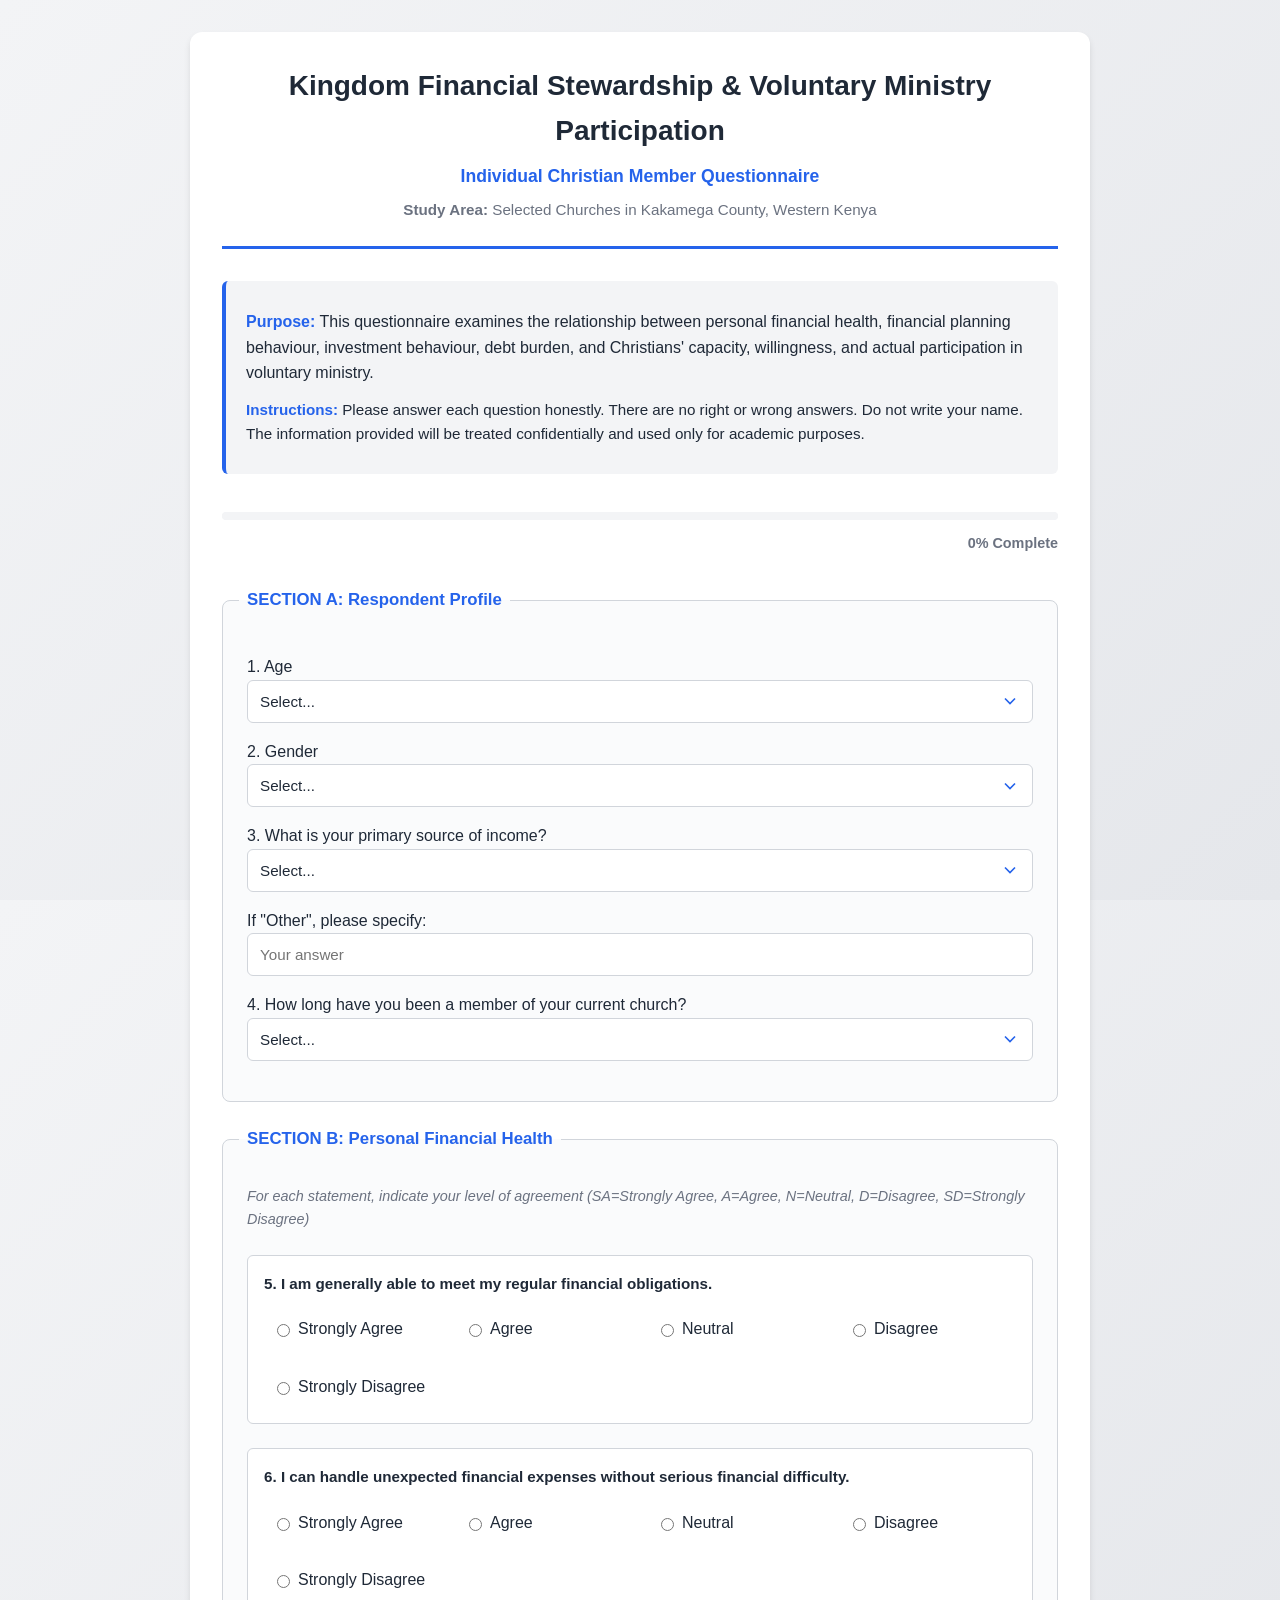
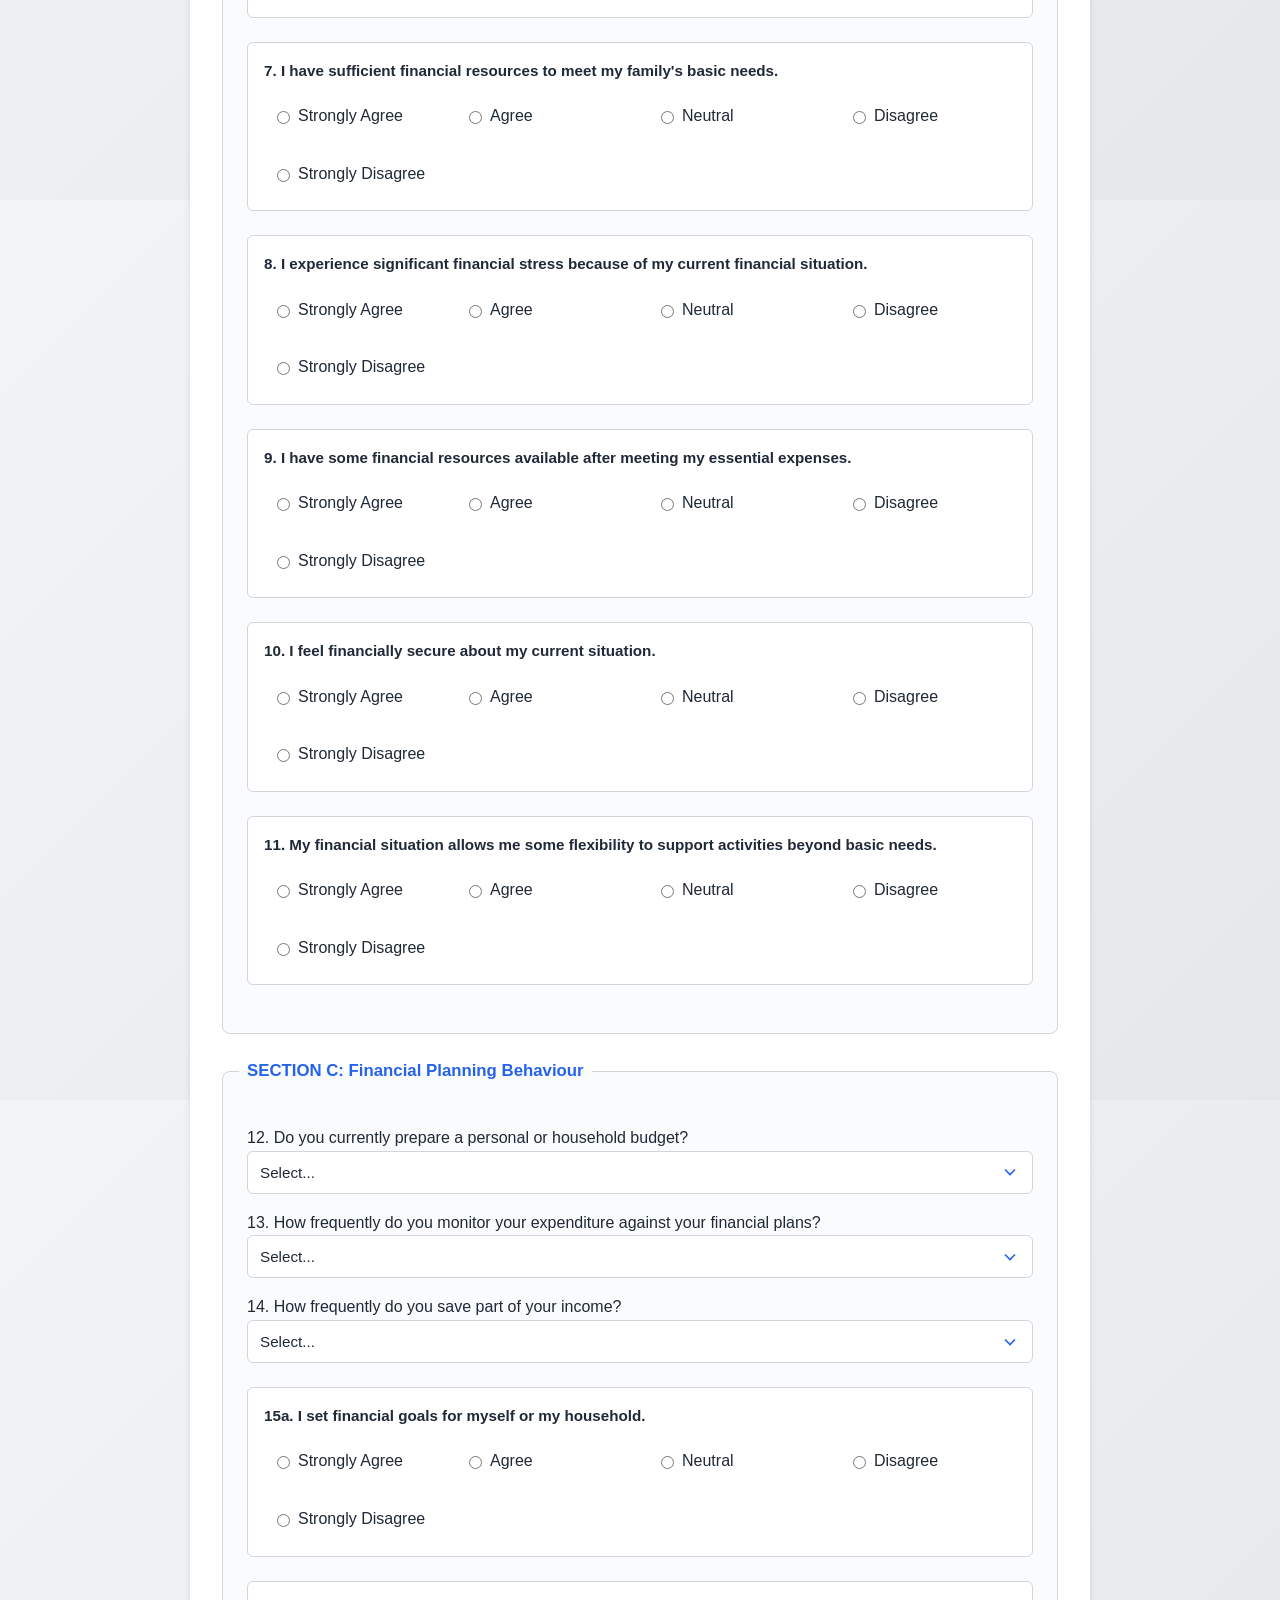
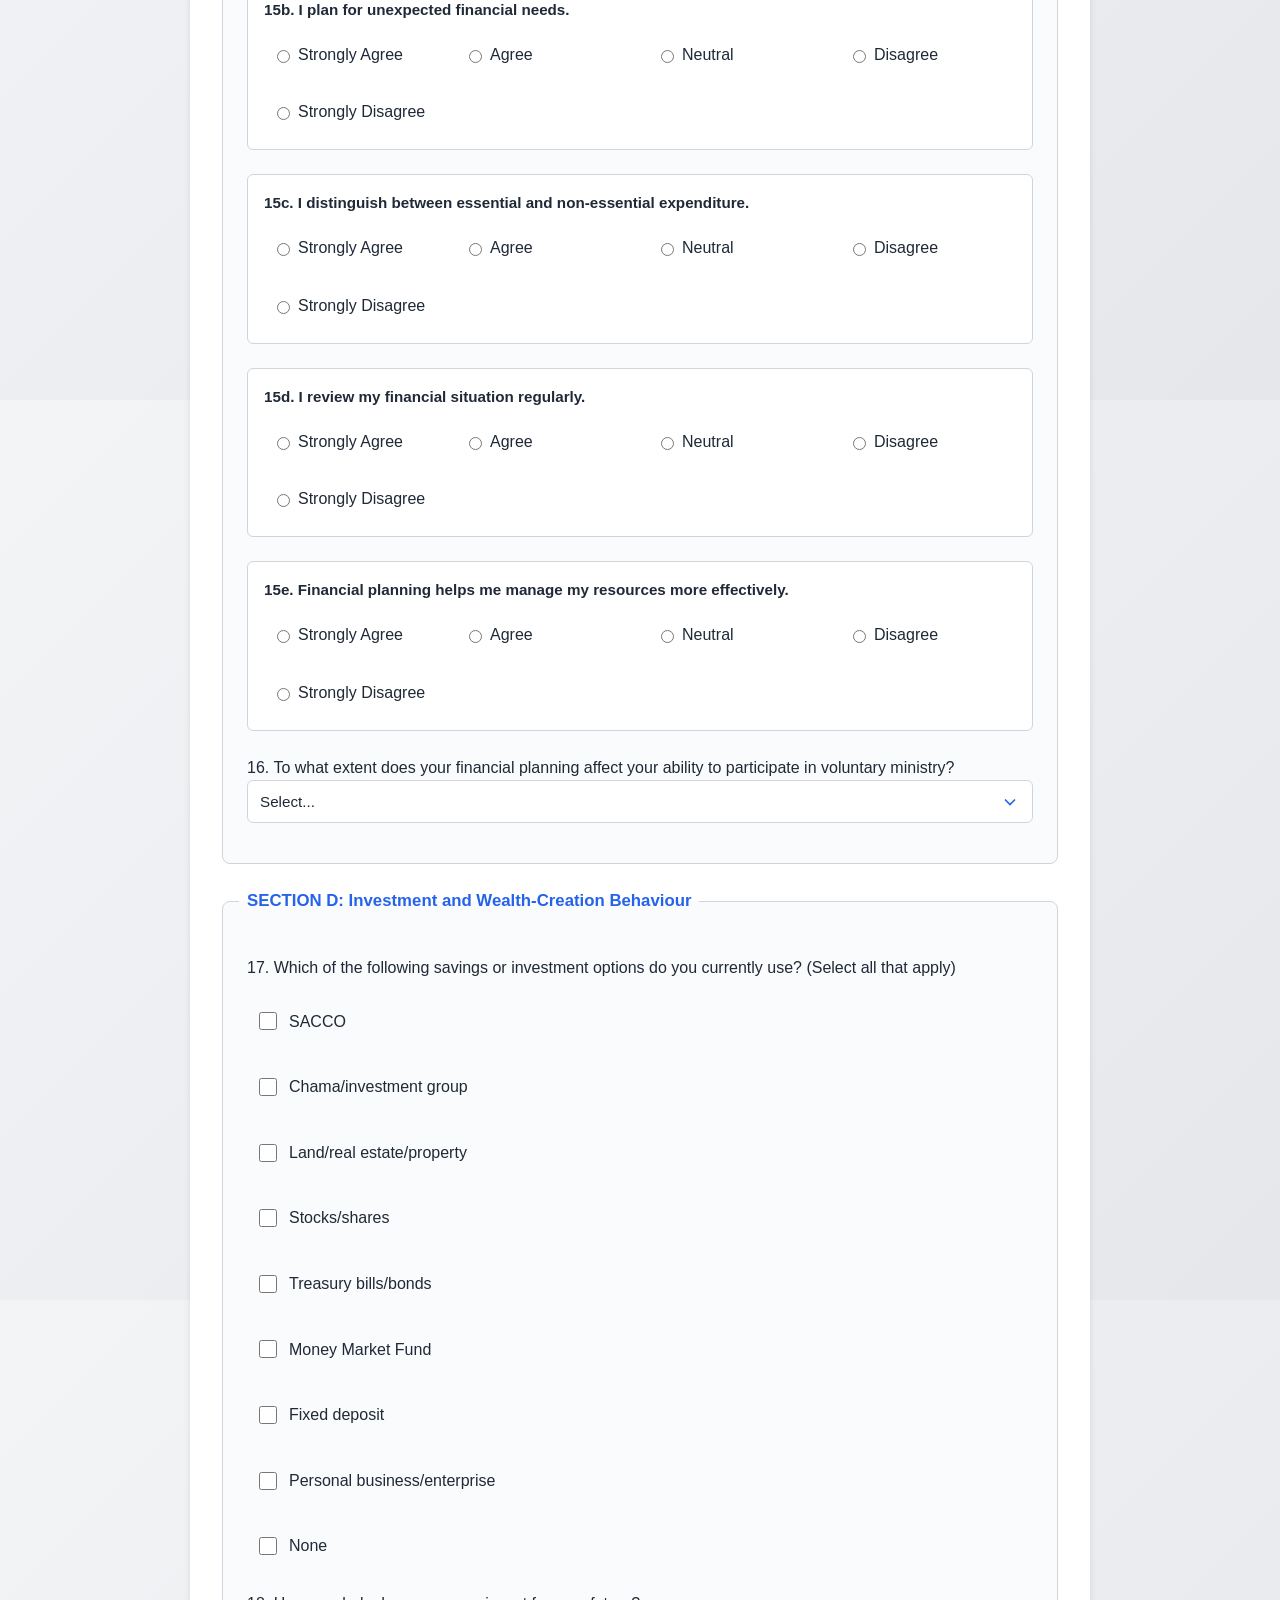
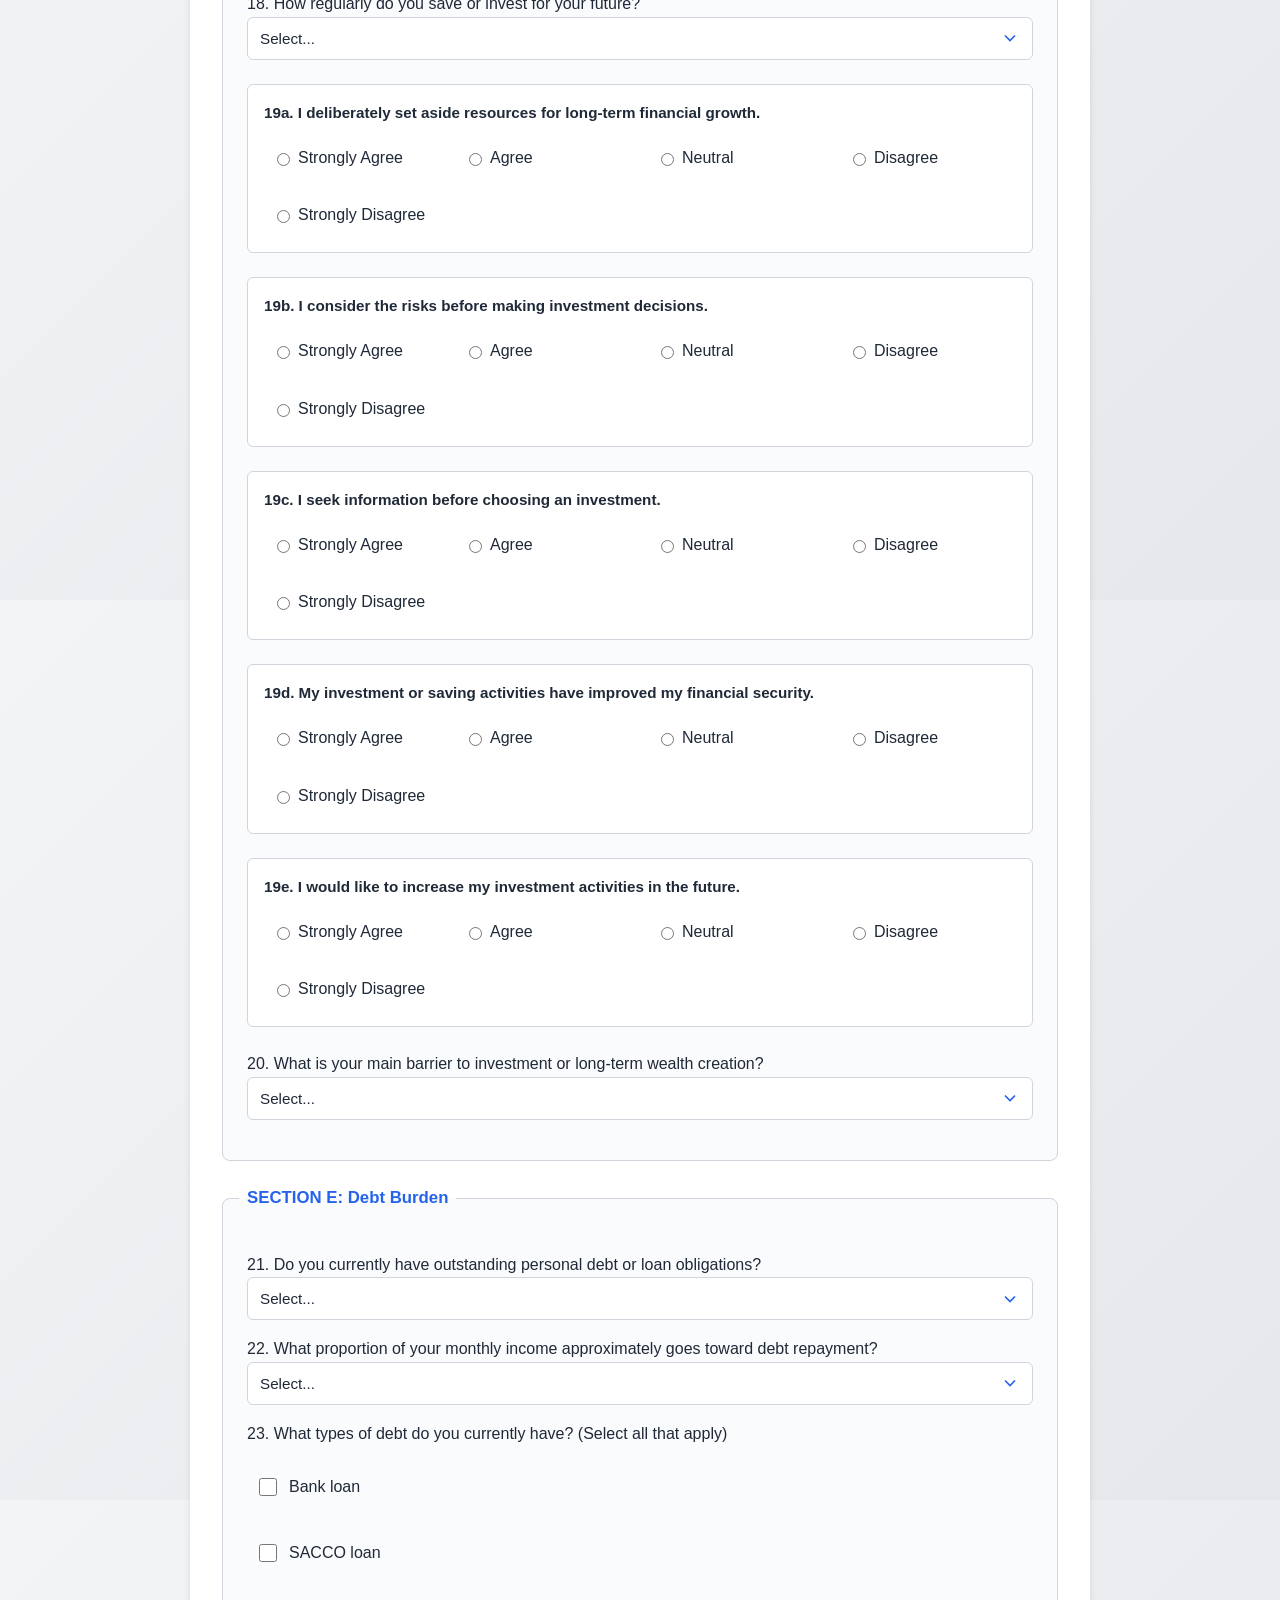
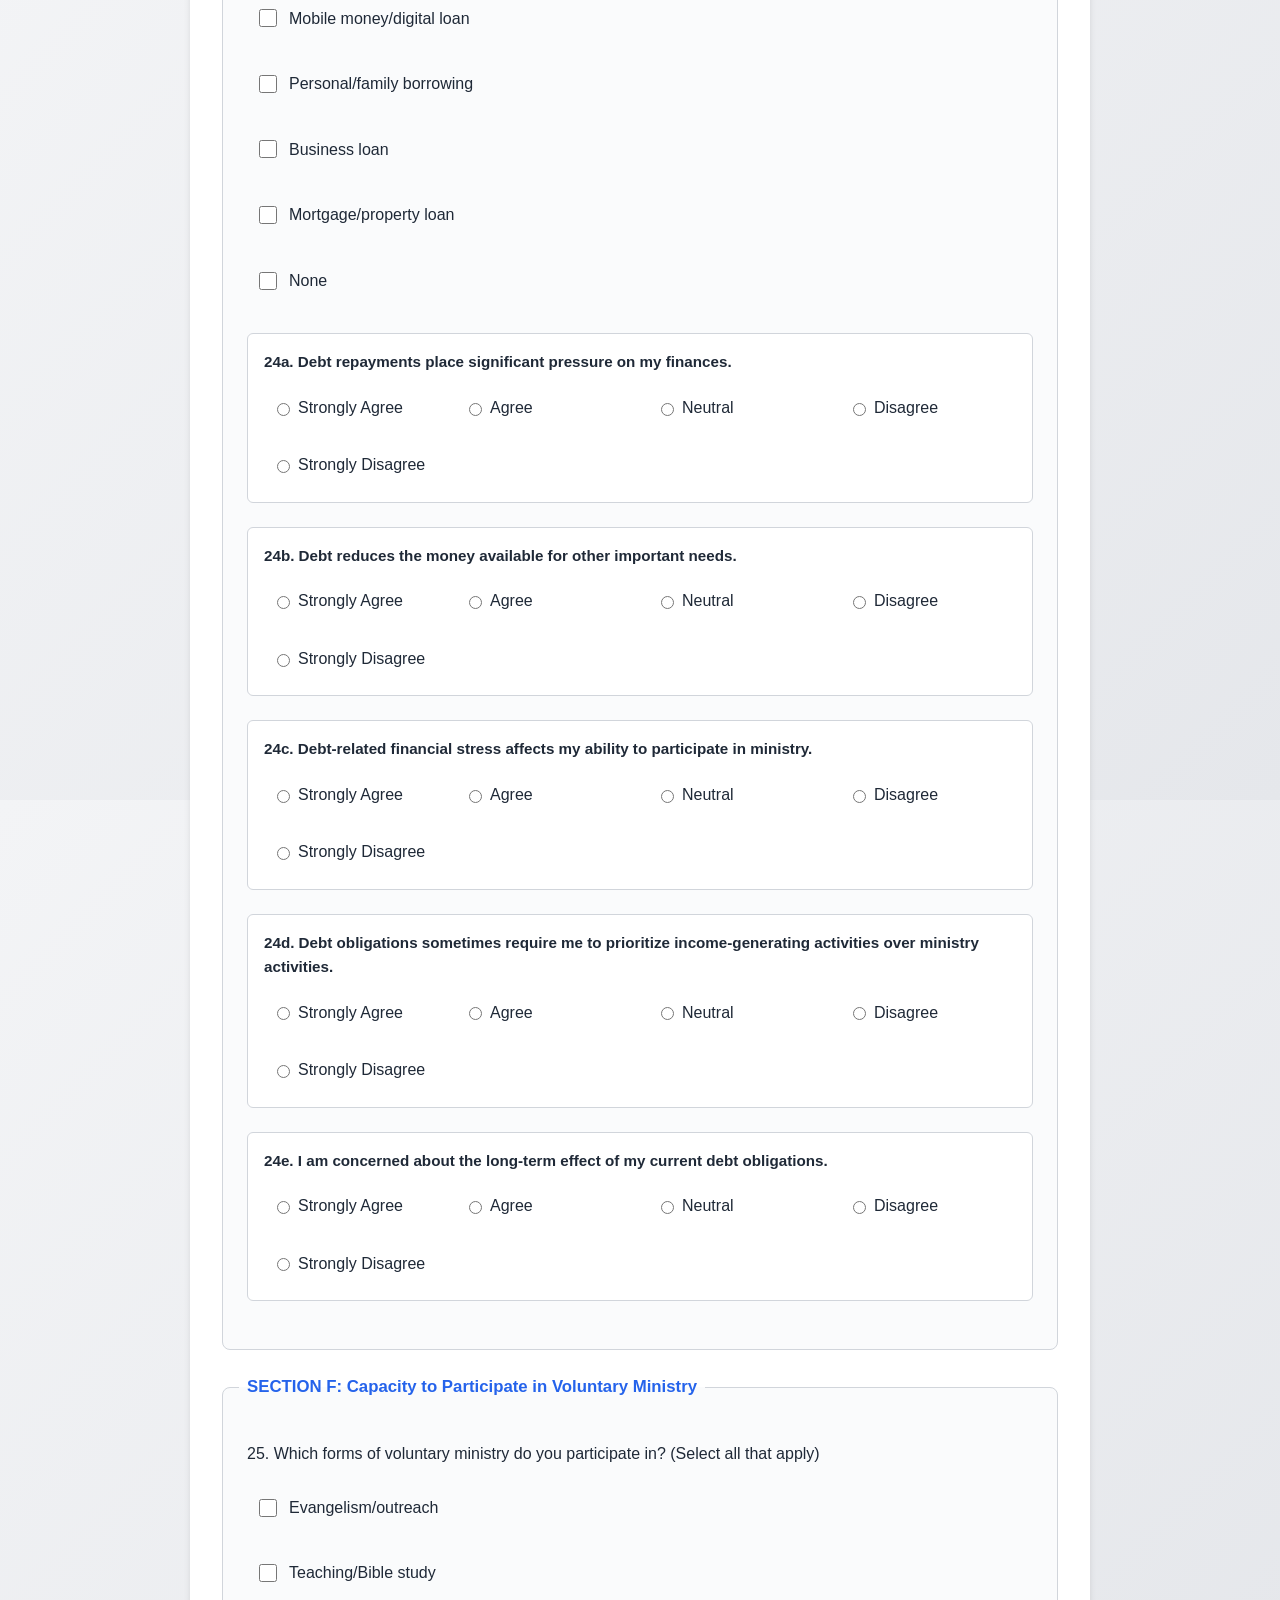
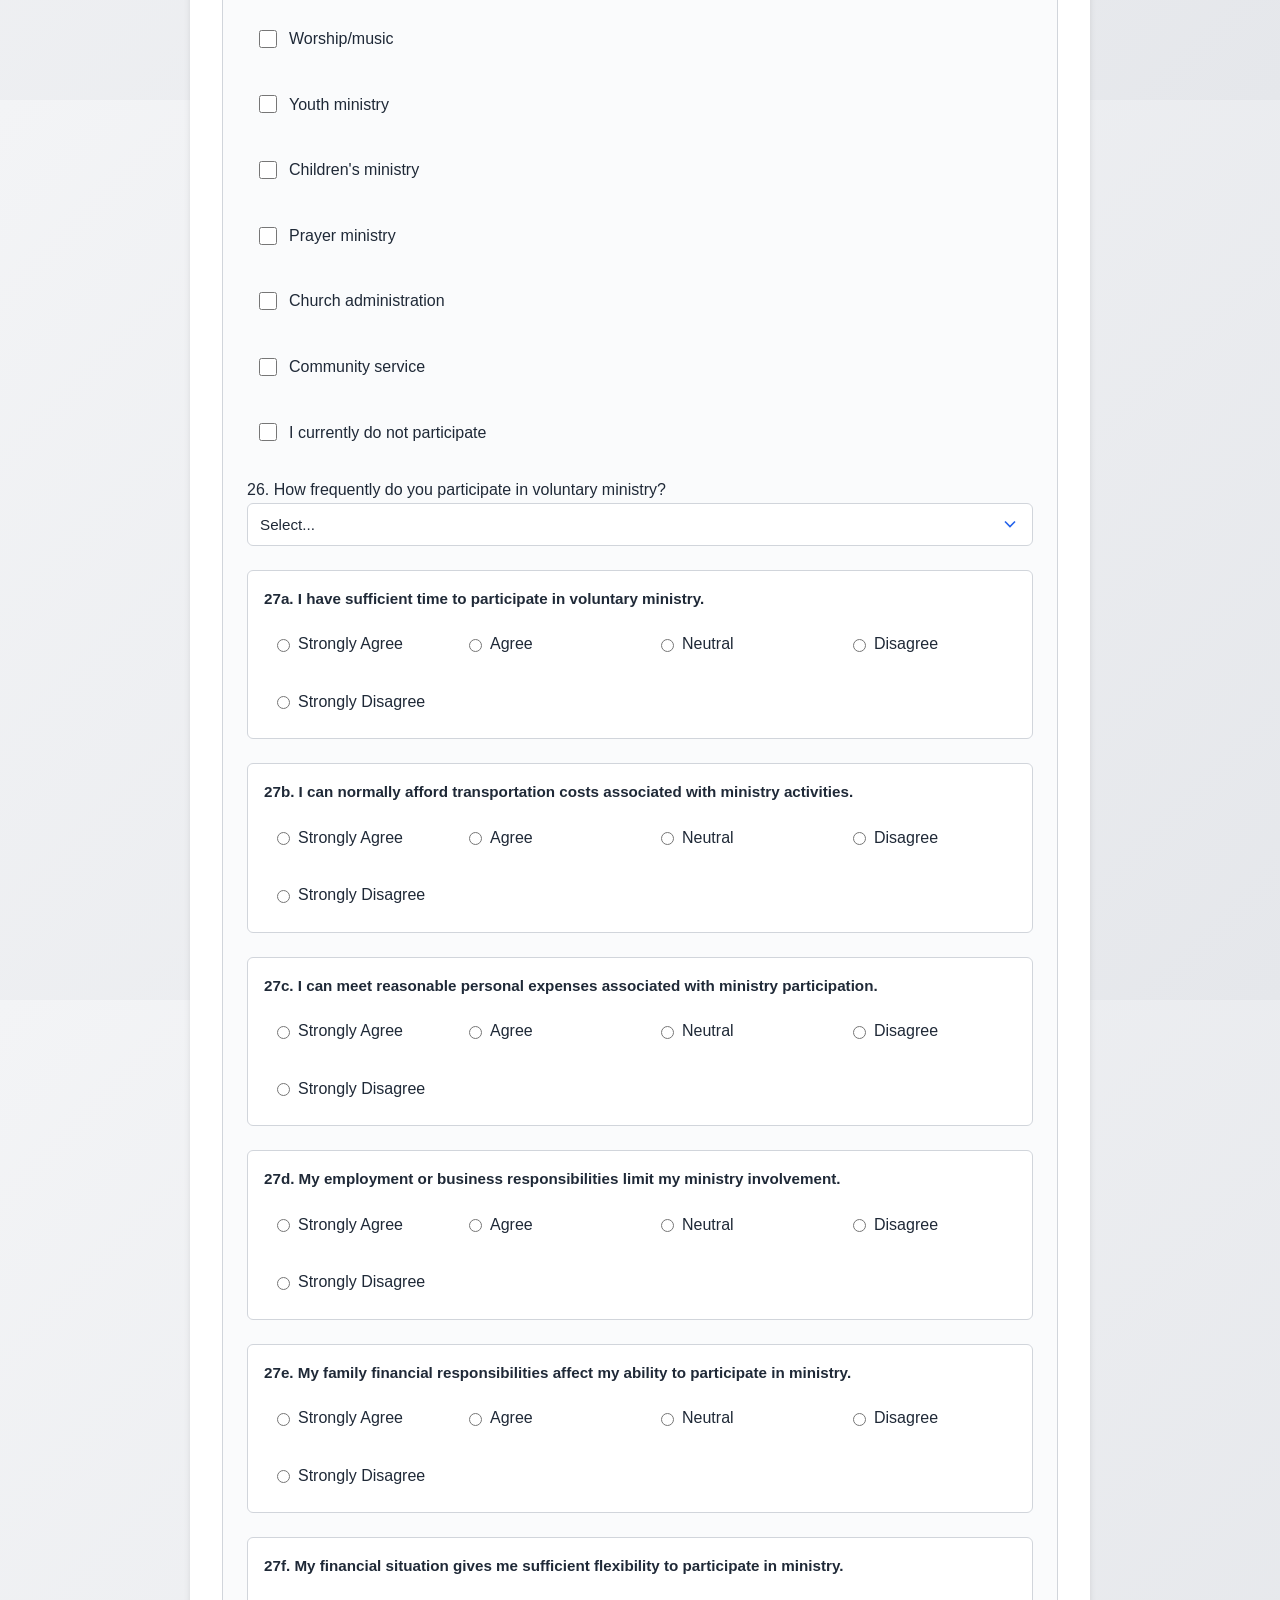
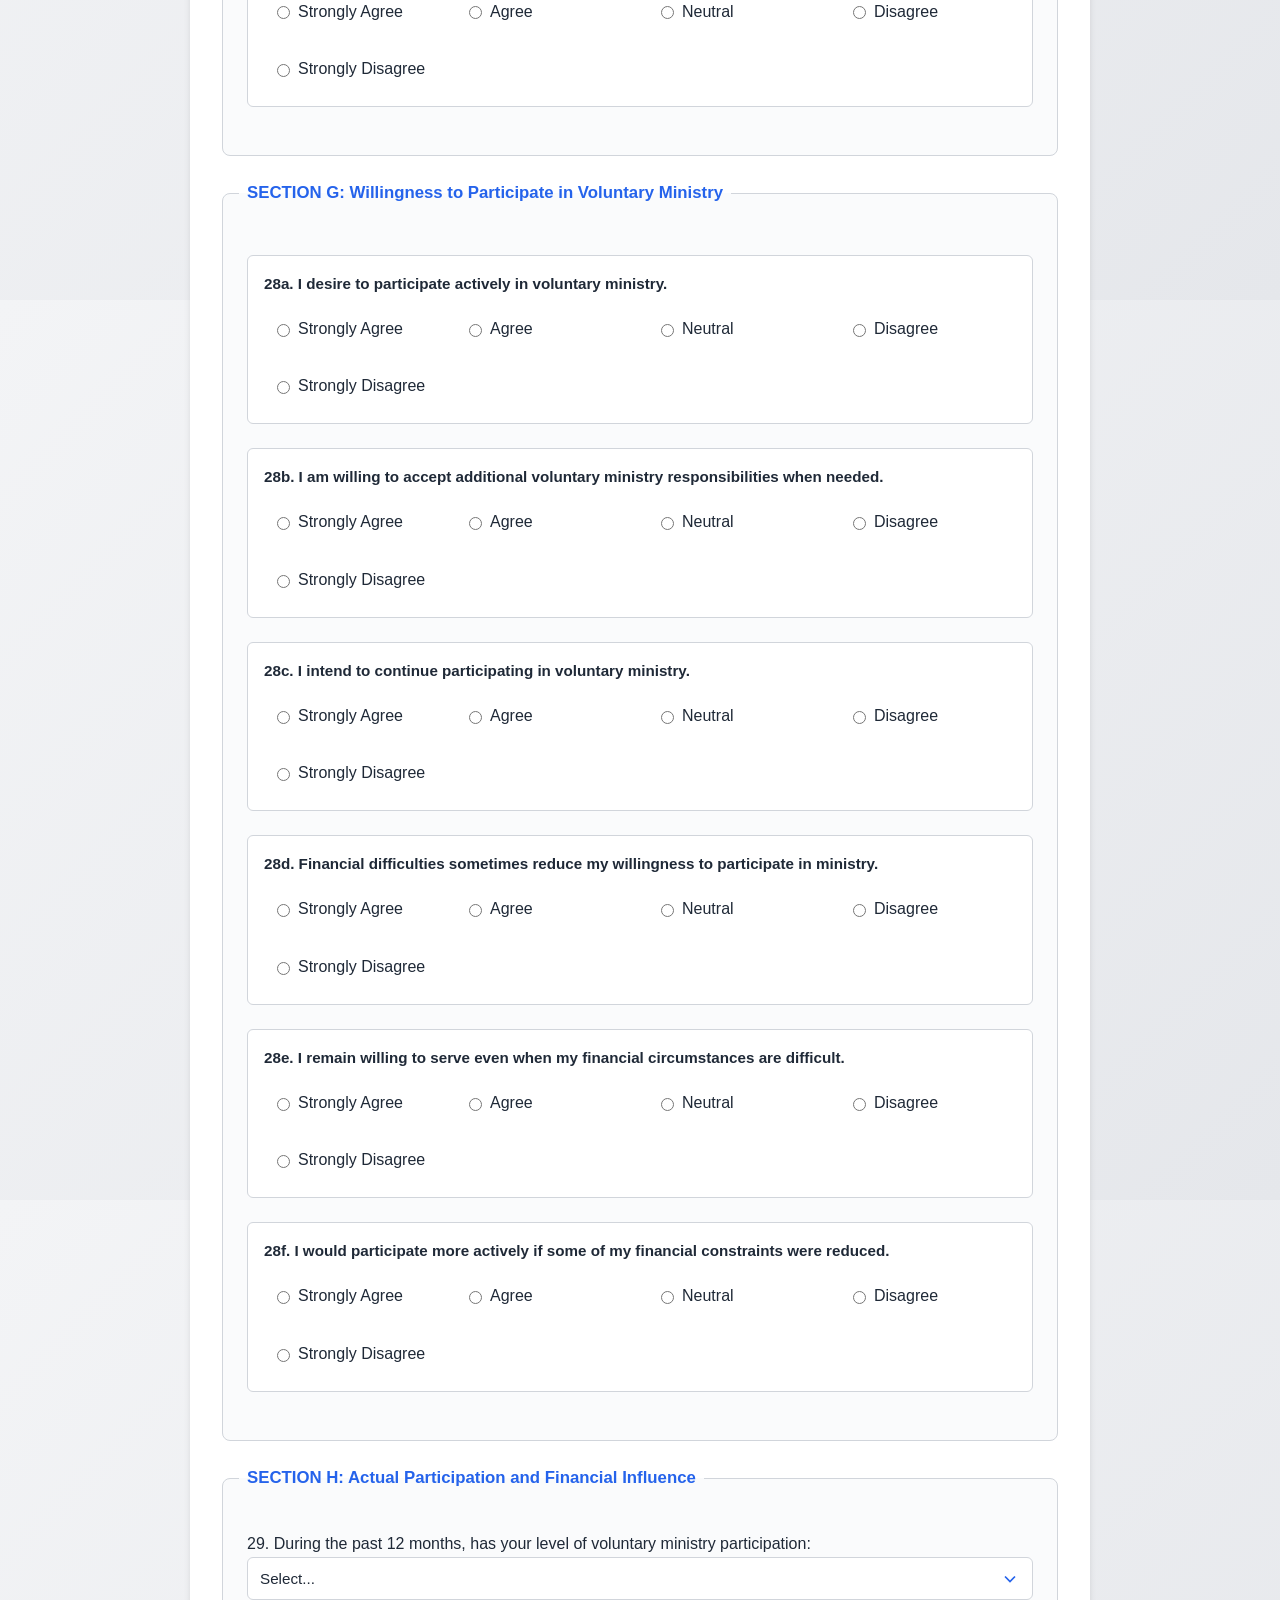
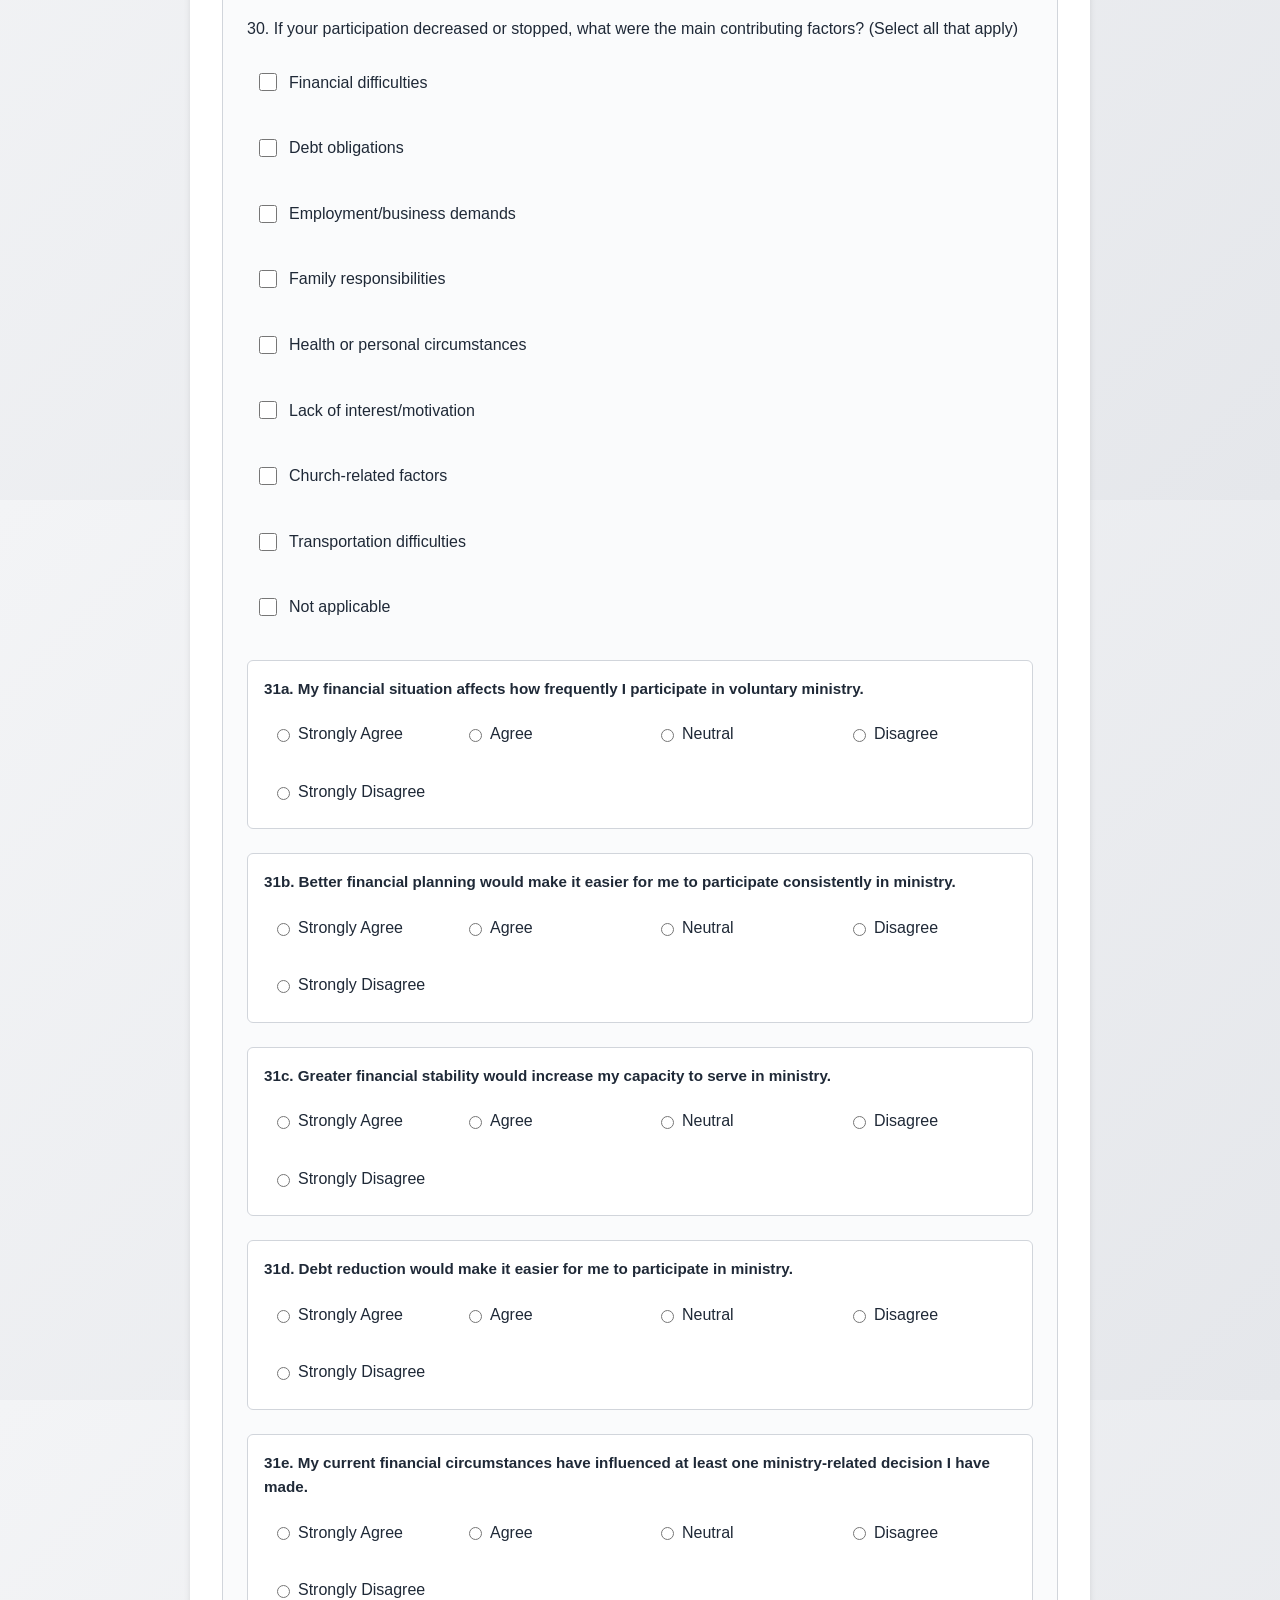
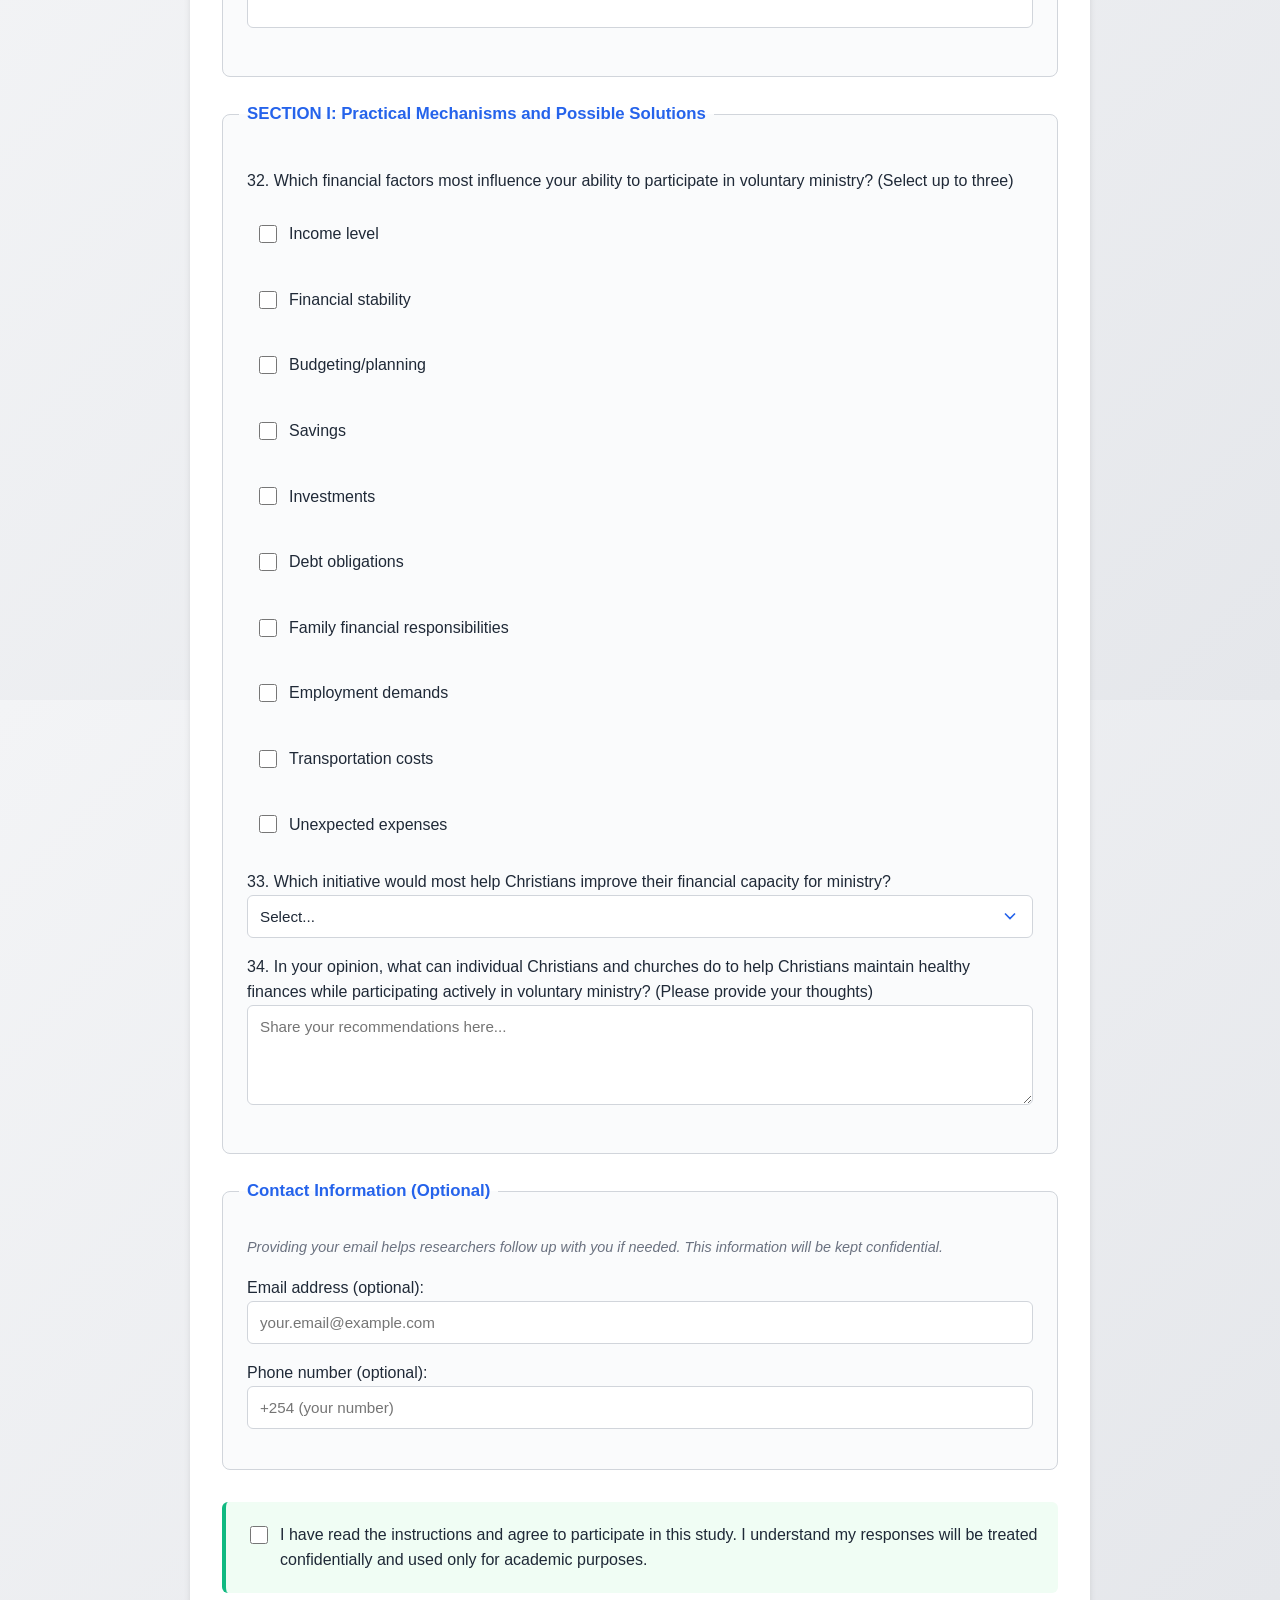
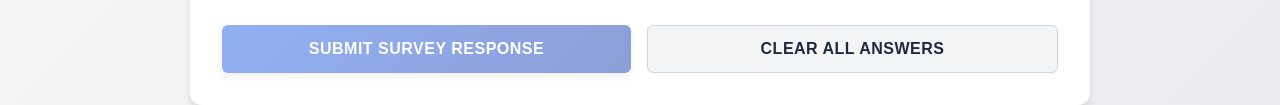
<file: index.html>
<!doctype html>
<html lang="en">
<head>
  <meta charset="utf-8">
  <meta name="viewport" content="width=device-width,initial-scale=1">
  <title>Kingdom Financial Stewardship & Voluntary Ministry Questionnaire</title>
  <link rel="stylesheet" href="styles.css">
  <meta name="description" content="Questionnaire on financial stewardship and voluntary ministry participation">
</head>
<body>
  <main class="container">
    <div class="header">
      <h1>Kingdom Financial Stewardship & Voluntary Ministry Participation</h1>
      <p class="subtitle">Individual Christian Member Questionnaire</p>
      <p class="study-info"><strong>Study Area:</strong> Selected Churches in Kakamega County, Western Kenya</p>
    </div>

    <div class="intro-section">
      <p><strong>Purpose:</strong> This questionnaire examines the relationship between personal financial health, financial planning behaviour, investment behaviour, debt burden, and Christians' capacity, willingness, and actual participation in voluntary ministry.</p>
      <p class="instructions"><strong>Instructions:</strong> Please answer each question honestly. There are no right or wrong answers. Do not write your name. The information provided will be treated confidentially and used only for academic purposes.</p>
    </div>

    <div class="progress-container">
      <progress id="progress" value="0" max="100"></progress>
      <span class="progress-text" id="progressText">0% Complete</span>
    </div>

    <form id="surveyForm" method="POST" action="https://formspree.io/f/xqpkerkj" data-form-id="xqpkerkj">

      <!-- SECTION A: RESPONDENT PROFILE -->
      <fieldset>
        <legend>SECTION A: Respondent Profile</legend>

        <label>1. Age
          <select name="q1_age" required>
            <option value="">Select...</option>
            <option value="18-25">18–25</option>
            <option value="26-35">26–35</option>
            <option value="36-45">36–45</option>
            <option value="46-55">46–55</option>
            <option value="56+">56 and above</option>
          </select>
        </label>

        <label>2. Gender
          <select name="q2_gender" required>
            <option value="">Select...</option>
            <option value="Male">Male</option>
            <option value="Female">Female</option>
            <option value="Prefer not to say">Prefer not to say</option>
          </select>
        </label>

        <label>3. What is your primary source of income?
          <select name="q3_income_source" required>
            <option value="">Select...</option>
            <option value="Formal employment/salary">Formal employment/salary</option>
            <option value="Business/self-employment">Business/self-employment</option>
            <option value="Casual work/freelancing">Casual work/freelancing</option>
            <option value="Farming/agriculture">Farming/agriculture</option>
            <option value="Pension/other regular income">Pension/other regular income</option>
            <option value="Dependent/unemployed">Dependent/unemployed</option>
            <option value="Other">Other (please specify)</option>
          </select>
        </label>
        <label>If "Other", please specify:
          <input type="text" name="q3_income_other" placeholder="Your answer">
        </label>

        <label>4. How long have you been a member of your current church?
          <select name="q4_church_membership" required>
            <option value="">Select...</option>
            <option value="Less than 1 year">Less than 1 year</option>
            <option value="1-3 years">1–3 years</option>
            <option value="4-6 years">4–6 years</option>
            <option value="7-10 years">7–10 years</option>
            <option value="More than 10 years">More than 10 years</option>
          </select>
        </label>
      </fieldset>

      <!-- SECTION B: PERSONAL FINANCIAL HEALTH -->
      <fieldset>
        <legend>SECTION B: Personal Financial Health</legend>
        <p class="section-instruction">For each statement, indicate your level of agreement (SA=Strongly Agree, A=Agree, N=Neutral, D=Disagree, SD=Strongly Disagree)</p>

        <div class="likert-group">
          <div class="likert-statement">5. I am generally able to meet my regular financial obligations.</div>
          <div class="likert-options">
            <label><input type="radio" name="q5_meet_obligations" value="Strongly Agree" required> Strongly Agree</label>
            <label><input type="radio" name="q5_meet_obligations" value="Agree"> Agree</label>
            <label><input type="radio" name="q5_meet_obligations" value="Neutral"> Neutral</label>
            <label><input type="radio" name="q5_meet_obligations" value="Disagree"> Disagree</label>
            <label><input type="radio" name="q5_meet_obligations" value="Strongly Disagree"> Strongly Disagree</label>
          </div>
        </div>

        <div class="likert-group">
          <div class="likert-statement">6. I can handle unexpected financial expenses without serious financial difficulty.</div>
          <div class="likert-options">
            <label><input type="radio" name="q6_unexpected_expenses" value="Strongly Agree" required> Strongly Agree</label>
            <label><input type="radio" name="q6_unexpected_expenses" value="Agree"> Agree</label>
            <label><input type="radio" name="q6_unexpected_expenses" value="Neutral"> Neutral</label>
            <label><input type="radio" name="q6_unexpected_expenses" value="Disagree"> Disagree</label>
            <label><input type="radio" name="q6_unexpected_expenses" value="Strongly Disagree"> Strongly Disagree</label>
          </div>
        </div>

        <div class="likert-group">
          <div class="likert-statement">7. I have sufficient financial resources to meet my family's basic needs.</div>
          <div class="likert-options">
            <label><input type="radio" name="q7_basic_needs" value="Strongly Agree" required> Strongly Agree</label>
            <label><input type="radio" name="q7_basic_needs" value="Agree"> Agree</label>
            <label><input type="radio" name="q7_basic_needs" value="Neutral"> Neutral</label>
            <label><input type="radio" name="q7_basic_needs" value="Disagree"> Disagree</label>
            <label><input type="radio" name="q7_basic_needs" value="Strongly Disagree"> Strongly Disagree</label>
          </div>
        </div>

        <div class="likert-group">
          <div class="likert-statement">8. I experience significant financial stress because of my current financial situation.</div>
          <div class="likert-options">
            <label><input type="radio" name="q8_financial_stress" value="Strongly Agree" required> Strongly Agree</label>
            <label><input type="radio" name="q8_financial_stress" value="Agree"> Agree</label>
            <label><input type="radio" name="q8_financial_stress" value="Neutral"> Neutral</label>
            <label><input type="radio" name="q8_financial_stress" value="Disagree"> Disagree</label>
            <label><input type="radio" name="q8_financial_stress" value="Strongly Disagree"> Strongly Disagree</label>
          </div>
        </div>

        <div class="likert-group">
          <div class="likert-statement">9. I have some financial resources available after meeting my essential expenses.</div>
          <div class="likert-options">
            <label><input type="radio" name="q9_available_resources" value="Strongly Agree" required> Strongly Agree</label>
            <label><input type="radio" name="q9_available_resources" value="Agree"> Agree</label>
            <label><input type="radio" name="q9_available_resources" value="Neutral"> Neutral</label>
            <label><input type="radio" name="q9_available_resources" value="Disagree"> Disagree</label>
            <label><input type="radio" name="q9_available_resources" value="Strongly Disagree"> Strongly Disagree</label>
          </div>
        </div>

        <div class="likert-group">
          <div class="likert-statement">10. I feel financially secure about my current situation.</div>
          <div class="likert-options">
            <label><input type="radio" name="q10_financial_secure" value="Strongly Agree" required> Strongly Agree</label>
            <label><input type="radio" name="q10_financial_secure" value="Agree"> Agree</label>
            <label><input type="radio" name="q10_financial_secure" value="Neutral"> Neutral</label>
            <label><input type="radio" name="q10_financial_secure" value="Disagree"> Disagree</label>
            <label><input type="radio" name="q10_financial_secure" value="Strongly Disagree"> Strongly Disagree</label>
          </div>
        </div>

        <div class="likert-group">
          <div class="likert-statement">11. My financial situation allows me some flexibility to support activities beyond basic needs.</div>
          <div class="likert-options">
            <label><input type="radio" name="q11_flexibility" value="Strongly Agree" required> Strongly Agree</label>
            <label><input type="radio" name="q11_flexibility" value="Agree"> Agree</label>
            <label><input type="radio" name="q11_flexibility" value="Neutral"> Neutral</label>
            <label><input type="radio" name="q11_flexibility" value="Disagree"> Disagree</label>
            <label><input type="radio" name="q11_flexibility" value="Strongly Disagree"> Strongly Disagree</label>
          </div>
        </div>
      </fieldset>

      <!-- SECTION C: FINANCIAL PLANNING BEHAVIOUR -->
      <fieldset>
        <legend>SECTION C: Financial Planning Behaviour</legend>

        <label>12. Do you currently prepare a personal or household budget?
          <select name="q12_budget" required>
            <option value="">Select...</option>
            <option value="Yes, consistently">Yes, consistently</option>
            <option value="Yes, occasionally">Yes, occasionally</option>
            <option value="No">No</option>
            <option value="Not applicable">Not applicable</option>
          </select>
        </label>

        <label>13. How frequently do you monitor your expenditure against your financial plans?
          <select name="q13_monitor_expenditure" required>
            <option value="">Select...</option>
            <option value="Always">Always</option>
            <option value="Often">Often</option>
            <option value="Sometimes">Sometimes</option>
            <option value="Rarely">Rarely</option>
            <option value="Never">Never</option>
          </select>
        </label>

        <label>14. How frequently do you save part of your income?
          <select name="q14_save_frequency" required>
            <option value="">Select...</option>
            <option value="Always">Always</option>
            <option value="Often">Often</option>
            <option value="Sometimes">Sometimes</option>
            <option value="Rarely">Rarely</option>
            <option value="Never">Never</option>
          </select>
        </label>

        <div class="likert-group">
          <div class="likert-statement">15a. I set financial goals for myself or my household.</div>
          <div class="likert-options">
            <label><input type="radio" name="q15a_financial_goals" value="Strongly Agree" required> Strongly Agree</label>
            <label><input type="radio" name="q15a_financial_goals" value="Agree"> Agree</label>
            <label><input type="radio" name="q15a_financial_goals" value="Neutral"> Neutral</label>
            <label><input type="radio" name="q15a_financial_goals" value="Disagree"> Disagree</label>
            <label><input type="radio" name="q15a_financial_goals" value="Strongly Disagree"> Strongly Disagree</label>
          </div>
        </div>

        <div class="likert-group">
          <div class="likert-statement">15b. I plan for unexpected financial needs.</div>
          <div class="likert-options">
            <label><input type="radio" name="q15b_plan_unexpected" value="Strongly Agree" required> Strongly Agree</label>
            <label><input type="radio" name="q15b_plan_unexpected" value="Agree"> Agree</label>
            <label><input type="radio" name="q15b_plan_unexpected" value="Neutral"> Neutral</label>
            <label><input type="radio" name="q15b_plan_unexpected" value="Disagree"> Disagree</label>
            <label><input type="radio" name="q15b_plan_unexpected" value="Strongly Disagree"> Strongly Disagree</label>
          </div>
        </div>

        <div class="likert-group">
          <div class="likert-statement">15c. I distinguish between essential and non-essential expenditure.</div>
          <div class="likert-options">
            <label><input type="radio" name="q15c_distinguish_expenses" value="Strongly Agree" required> Strongly Agree</label>
            <label><input type="radio" name="q15c_distinguish_expenses" value="Agree"> Agree</label>
            <label><input type="radio" name="q15c_distinguish_expenses" value="Neutral"> Neutral</label>
            <label><input type="radio" name="q15c_distinguish_expenses" value="Disagree"> Disagree</label>
            <label><input type="radio" name="q15c_distinguish_expenses" value="Strongly Disagree"> Strongly Disagree</label>
          </div>
        </div>

        <div class="likert-group">
          <div class="likert-statement">15d. I review my financial situation regularly.</div>
          <div class="likert-options">
            <label><input type="radio" name="q15d_review_regularly" value="Strongly Agree" required> Strongly Agree</label>
            <label><input type="radio" name="q15d_review_regularly" value="Agree"> Agree</label>
            <label><input type="radio" name="q15d_review_regularly" value="Neutral"> Neutral</label>
            <label><input type="radio" name="q15d_review_regularly" value="Disagree"> Disagree</label>
            <label><input type="radio" name="q15d_review_regularly" value="Strongly Disagree"> Strongly Disagree</label>
          </div>
        </div>

        <div class="likert-group">
          <div class="likert-statement">15e. Financial planning helps me manage my resources more effectively.</div>
          <div class="likert-options">
            <label><input type="radio" name="q15e_planning_helps" value="Strongly Agree" required> Strongly Agree</label>
            <label><input type="radio" name="q15e_planning_helps" value="Agree"> Agree</label>
            <label><input type="radio" name="q15e_planning_helps" value="Neutral"> Neutral</label>
            <label><input type="radio" name="q15e_planning_helps" value="Disagree"> Disagree</label>
            <label><input type="radio" name="q15e_planning_helps" value="Strongly Disagree"> Strongly Disagree</label>
          </div>
        </div>

        <label>16. To what extent does your financial planning affect your ability to participate in voluntary ministry?
          <select name="q16_planning_affects_ministry" required>
            <option value="">Select...</option>
            <option value="Very greatly">Very greatly</option>
            <option value="Greatly">Greatly</option>
            <option value="Moderately">Moderately</option>
            <option value="Slightly">Slightly</option>
            <option value="Not at all">Not at all</option>
          </select>
        </label>
      </fieldset>

      <!-- SECTION D: INVESTMENT AND WEALTH-CREATION BEHAVIOUR -->
      <fieldset>
        <legend>SECTION D: Investment and Wealth-Creation Behaviour</legend>

        <label>17. Which of the following savings or investment options do you currently use? (Select all that apply)
          <div class="checkbox-group">
            <label><input type="checkbox" name="q17_investment_options" value="SACCO"> SACCO</label>
            <label><input type="checkbox" name="q17_investment_options" value="Chama/investment group"> Chama/investment group</label>
            <label><input type="checkbox" name="q17_investment_options" value="Land/real estate/property"> Land/real estate/property</label>
            <label><input type="checkbox" name="q17_investment_options" value="Stocks/shares"> Stocks/shares</label>
            <label><input type="checkbox" name="q17_investment_options" value="Treasury bills/bonds"> Treasury bills/bonds</label>
            <label><input type="checkbox" name="q17_investment_options" value="Money Market Fund"> Money Market Fund</label>
            <label><input type="checkbox" name="q17_investment_options" value="Fixed deposit"> Fixed deposit</label>
            <label><input type="checkbox" name="q17_investment_options" value="Personal business/enterprise"> Personal business/enterprise</label>
            <label><input type="checkbox" name="q17_investment_options" value="None"> None</label>
          </div>
        </label>

        <label>18. How regularly do you save or invest for your future?
          <select name="q18_save_invest_regularly" required>
            <option value="">Select...</option>
            <option value="Very regularly">Very regularly</option>
            <option value="Regularly">Regularly</option>
            <option value="Occasionally">Occasionally</option>
            <option value="Rarely">Rarely</option>
            <option value="Never">Never</option>
          </select>
        </label>

        <div class="likert-group">
          <div class="likert-statement">19a. I deliberately set aside resources for long-term financial growth.</div>
          <div class="likert-options">
            <label><input type="radio" name="q19a_set_aside" value="Strongly Agree" required> Strongly Agree</label>
            <label><input type="radio" name="q19a_set_aside" value="Agree"> Agree</label>
            <label><input type="radio" name="q19a_set_aside" value="Neutral"> Neutral</label>
            <label><input type="radio" name="q19a_set_aside" value="Disagree"> Disagree</label>
            <label><input type="radio" name="q19a_set_aside" value="Strongly Disagree"> Strongly Disagree</label>
          </div>
        </div>

        <div class="likert-group">
          <div class="likert-statement">19b. I consider the risks before making investment decisions.</div>
          <div class="likert-options">
            <label><input type="radio" name="q19b_consider_risks" value="Strongly Agree" required> Strongly Agree</label>
            <label><input type="radio" name="q19b_consider_risks" value="Agree"> Agree</label>
            <label><input type="radio" name="q19b_consider_risks" value="Neutral"> Neutral</label>
            <label><input type="radio" name="q19b_consider_risks" value="Disagree"> Disagree</label>
            <label><input type="radio" name="q19b_consider_risks" value="Strongly Disagree"> Strongly Disagree</label>
          </div>
        </div>

        <div class="likert-group">
          <div class="likert-statement">19c. I seek information before choosing an investment.</div>
          <div class="likert-options">
            <label><input type="radio" name="q19c_seek_information" value="Strongly Agree" required> Strongly Agree</label>
            <label><input type="radio" name="q19c_seek_information" value="Agree"> Agree</label>
            <label><input type="radio" name="q19c_seek_information" value="Neutral"> Neutral</label>
            <label><input type="radio" name="q19c_seek_information" value="Disagree"> Disagree</label>
            <label><input type="radio" name="q19c_seek_information" value="Strongly Disagree"> Strongly Disagree</label>
          </div>
        </div>

        <div class="likert-group">
          <div class="likert-statement">19d. My investment or saving activities have improved my financial security.</div>
          <div class="likert-options">
            <label><input type="radio" name="q19d_improved_security" value="Strongly Agree" required> Strongly Agree</label>
            <label><input type="radio" name="q19d_improved_security" value="Agree"> Agree</label>
            <label><input type="radio" name="q19d_improved_security" value="Neutral"> Neutral</label>
            <label><input type="radio" name="q19d_improved_security" value="Disagree"> Disagree</label>
            <label><input type="radio" name="q19d_improved_security" value="Strongly Disagree"> Strongly Disagree</label>
          </div>
        </div>

        <div class="likert-group">
          <div class="likert-statement">19e. I would like to increase my investment activities in the future.</div>
          <div class="likert-options">
            <label><input type="radio" name="q19e_increase_investment" value="Strongly Agree" required> Strongly Agree</label>
            <label><input type="radio" name="q19e_increase_investment" value="Agree"> Agree</label>
            <label><input type="radio" name="q19e_increase_investment" value="Neutral"> Neutral</label>
            <label><input type="radio" name="q19e_increase_investment" value="Disagree"> Disagree</label>
            <label><input type="radio" name="q19e_increase_investment" value="Strongly Disagree"> Strongly Disagree</label>
          </div>
        </div>

        <label>20. What is your main barrier to investment or long-term wealth creation?
          <select name="q20_main_barrier" required>
            <option value="">Select...</option>
            <option value="Insufficient income/capital">Insufficient income/capital</option>
            <option value="Basic household expenses">Basic household expenses</option>
            <option value="Debt repayment">Debt repayment</option>
            <option value="Lack of investment knowledge">Lack of investment knowledge</option>
            <option value="Fear of losing money">Fear of losing money</option>
            <option value="Unstable income">Unstable income</option>
            <option value="Lack of suitable investment opportunities">Lack of suitable investment opportunities</option>
            <option value="Family responsibilities">Family responsibilities</option>
            <option value="Not applicable—I currently invest">Not applicable—I currently invest</option>
          </select>
        </label>
      </fieldset>

      <!-- SECTION E: DEBT BURDEN -->
      <fieldset>
        <legend>SECTION E: Debt Burden</legend>

        <label>21. Do you currently have outstanding personal debt or loan obligations?
          <select name="q21_has_debt" required>
            <option value="">Select...</option>
            <option value="Yes">Yes</option>
            <option value="No">No</option>
            <option value="Prefer not to say">Prefer not to say</option>
          </select>
        </label>

        <label>22. What proportion of your monthly income approximately goes toward debt repayment?
          <select name="q22_debt_proportion" required>
            <option value="">Select...</option>
            <option value="0%">0%</option>
            <option value="1-20%">1–20%</option>
            <option value="21-40%">21–40%</option>
            <option value="More than 40%">More than 40%</option>
            <option value="Prefer not to say">Prefer not to say</option>
          </select>
        </label>

        <label>23. What types of debt do you currently have? (Select all that apply)
          <div class="checkbox-group">
            <label><input type="checkbox" name="q23_debt_types" value="Bank loan"> Bank loan</label>
            <label><input type="checkbox" name="q23_debt_types" value="SACCO loan"> SACCO loan</label>
            <label><input type="checkbox" name="q23_debt_types" value="Mobile money/digital loan"> Mobile money/digital loan</label>
            <label><input type="checkbox" name="q23_debt_types" value="Personal/family borrowing"> Personal/family borrowing</label>
            <label><input type="checkbox" name="q23_debt_types" value="Business loan"> Business loan</label>
            <label><input type="checkbox" name="q23_debt_types" value="Mortgage/property loan"> Mortgage/property loan</label>
            <label><input type="checkbox" name="q23_debt_types" value="None"> None</label>
          </div>
        </label>

        <div class="likert-group">
          <div class="likert-statement">24a. Debt repayments place significant pressure on my finances.</div>
          <div class="likert-options">
            <label><input type="radio" name="q24a_debt_pressure" value="Strongly Agree" required> Strongly Agree</label>
            <label><input type="radio" name="q24a_debt_pressure" value="Agree"> Agree</label>
            <label><input type="radio" name="q24a_debt_pressure" value="Neutral"> Neutral</label>
            <label><input type="radio" name="q24a_debt_pressure" value="Disagree"> Disagree</label>
            <label><input type="radio" name="q24a_debt_pressure" value="Strongly Disagree"> Strongly Disagree</label>
          </div>
        </div>

        <div class="likert-group">
          <div class="likert-statement">24b. Debt reduces the money available for other important needs.</div>
          <div class="likert-options">
            <label><input type="radio" name="q24b_debt_reduces_money" value="Strongly Agree" required> Strongly Agree</label>
            <label><input type="radio" name="q24b_debt_reduces_money" value="Agree"> Agree</label>
            <label><input type="radio" name="q24b_debt_reduces_money" value="Neutral"> Neutral</label>
            <label><input type="radio" name="q24b_debt_reduces_money" value="Disagree"> Disagree</label>
            <label><input type="radio" name="q24b_debt_reduces_money" value="Strongly Disagree"> Strongly Disagree</label>
          </div>
        </div>

        <div class="likert-group">
          <div class="likert-statement">24c. Debt-related financial stress affects my ability to participate in ministry.</div>
          <div class="likert-options">
            <label><input type="radio" name="q24c_debt_affects_ministry" value="Strongly Agree" required> Strongly Agree</label>
            <label><input type="radio" name="q24c_debt_affects_ministry" value="Agree"> Agree</label>
            <label><input type="radio" name="q24c_debt_affects_ministry" value="Neutral"> Neutral</label>
            <label><input type="radio" name="q24c_debt_affects_ministry" value="Disagree"> Disagree</label>
            <label><input type="radio" name="q24c_debt_affects_ministry" value="Strongly Disagree"> Strongly Disagree</label>
          </div>
        </div>

        <div class="likert-group">
          <div class="likert-statement">24d. Debt obligations sometimes require me to prioritize income-generating activities over ministry activities.</div>
          <div class="likert-options">
            <label><input type="radio" name="q24d_debt_prioritize" value="Strongly Agree" required> Strongly Agree</label>
            <label><input type="radio" name="q24d_debt_prioritize" value="Agree"> Agree</label>
            <label><input type="radio" name="q24d_debt_prioritize" value="Neutral"> Neutral</label>
            <label><input type="radio" name="q24d_debt_prioritize" value="Disagree"> Disagree</label>
            <label><input type="radio" name="q24d_debt_prioritize" value="Strongly Disagree"> Strongly Disagree</label>
          </div>
        </div>

        <div class="likert-group">
          <div class="likert-statement">24e. I am concerned about the long-term effect of my current debt obligations.</div>
          <div class="likert-options">
            <label><input type="radio" name="q24e_debt_concern" value="Strongly Agree" required> Strongly Agree</label>
            <label><input type="radio" name="q24e_debt_concern" value="Agree"> Agree</label>
            <label><input type="radio" name="q24e_debt_concern" value="Neutral"> Neutral</label>
            <label><input type="radio" name="q24e_debt_concern" value="Disagree"> Disagree</label>
            <label><input type="radio" name="q24e_debt_concern" value="Strongly Disagree"> Strongly Disagree</label>
          </div>
        </div>
      </fieldset>

      <!-- SECTION F: CAPACITY TO PARTICIPATE -->
      <fieldset>
        <legend>SECTION F: Capacity to Participate in Voluntary Ministry</legend>

        <label>25. Which forms of voluntary ministry do you participate in? (Select all that apply)
          <div class="checkbox-group">
            <label><input type="checkbox" name="q25_ministry_forms" value="Evangelism/outreach"> Evangelism/outreach</label>
            <label><input type="checkbox" name="q25_ministry_forms" value="Teaching/Bible study"> Teaching/Bible study</label>
            <label><input type="checkbox" name="q25_ministry_forms" value="Worship/music"> Worship/music</label>
            <label><input type="checkbox" name="q25_ministry_forms" value="Youth ministry"> Youth ministry</label>
            <label><input type="checkbox" name="q25_ministry_forms" value="Children's ministry"> Children's ministry</label>
            <label><input type="checkbox" name="q25_ministry_forms" value="Prayer ministry"> Prayer ministry</label>
            <label><input type="checkbox" name="q25_ministry_forms" value="Church administration"> Church administration</label>
            <label><input type="checkbox" name="q25_ministry_forms" value="Community service"> Community service</label>
            <label><input type="checkbox" name="q25_ministry_forms" value="I currently do not participate"> I currently do not participate</label>
          </div>
        </label>

        <label>26. How frequently do you participate in voluntary ministry?
          <select name="q26_ministry_frequency" required>
            <option value="">Select...</option>
            <option value="Several times a week">Several times a week</option>
            <option value="Weekly">Weekly</option>
            <option value="Several times a month">Several times a month</option>
            <option value="Occasionally">Occasionally</option>
            <option value="Rarely">Rarely</option>
            <option value="Never">Never</option>
          </select>
        </label>

        <div class="likert-group">
          <div class="likert-statement">27a. I have sufficient time to participate in voluntary ministry.</div>
          <div class="likert-options">
            <label><input type="radio" name="q27a_sufficient_time" value="Strongly Agree" required> Strongly Agree</label>
            <label><input type="radio" name="q27a_sufficient_time" value="Agree"> Agree</label>
            <label><input type="radio" name="q27a_sufficient_time" value="Neutral"> Neutral</label>
            <label><input type="radio" name="q27a_sufficient_time" value="Disagree"> Disagree</label>
            <label><input type="radio" name="q27a_sufficient_time" value="Strongly Disagree"> Strongly Disagree</label>
          </div>
        </div>

        <div class="likert-group">
          <div class="likert-statement">27b. I can normally afford transportation costs associated with ministry activities.</div>
          <div class="likert-options">
            <label><input type="radio" name="q27b_afford_transport" value="Strongly Agree" required> Strongly Agree</label>
            <label><input type="radio" name="q27b_afford_transport" value="Agree"> Agree</label>
            <label><input type="radio" name="q27b_afford_transport" value="Neutral"> Neutral</label>
            <label><input type="radio" name="q27b_afford_transport" value="Disagree"> Disagree</label>
            <label><input type="radio" name="q27b_afford_transport" value="Strongly Disagree"> Strongly Disagree</label>
          </div>
        </div>

        <div class="likert-group">
          <div class="likert-statement">27c. I can meet reasonable personal expenses associated with ministry participation.</div>
          <div class="likert-options">
            <label><input type="radio" name="q27c_meet_expenses" value="Strongly Agree" required> Strongly Agree</label>
            <label><input type="radio" name="q27c_meet_expenses" value="Agree"> Agree</label>
            <label><input type="radio" name="q27c_meet_expenses" value="Neutral"> Neutral</label>
            <label><input type="radio" name="q27c_meet_expenses" value="Disagree"> Disagree</label>
            <label><input type="radio" name="q27c_meet_expenses" value="Strongly Disagree"> Strongly Disagree</label>
          </div>
        </div>

        <div class="likert-group">
          <div class="likert-statement">27d. My employment or business responsibilities limit my ministry involvement.</div>
          <div class="likert-options">
            <label><input type="radio" name="q27d_employment_limits" value="Strongly Agree" required> Strongly Agree</label>
            <label><input type="radio" name="q27d_employment_limits" value="Agree"> Agree</label>
            <label><input type="radio" name="q27d_employment_limits" value="Neutral"> Neutral</label>
            <label><input type="radio" name="q27d_employment_limits" value="Disagree"> Disagree</label>
            <label><input type="radio" name="q27d_employment_limits" value="Strongly Disagree"> Strongly Disagree</label>
          </div>
        </div>

        <div class="likert-group">
          <div class="likert-statement">27e. My family financial responsibilities affect my ability to participate in ministry.</div>
          <div class="likert-options">
            <label><input type="radio" name="q27e_family_limits" value="Strongly Agree" required> Strongly Agree</label>
            <label><input type="radio" name="q27e_family_limits" value="Agree"> Agree</label>
            <label><input type="radio" name="q27e_family_limits" value="Neutral"> Neutral</label>
            <label><input type="radio" name="q27e_family_limits" value="Disagree"> Disagree</label>
            <label><input type="radio" name="q27e_family_limits" value="Strongly Disagree"> Strongly Disagree</label>
          </div>
        </div>

        <div class="likert-group">
          <div class="likert-statement">27f. My financial situation gives me sufficient flexibility to participate in ministry.</div>
          <div class="likert-options">
            <label><input type="radio" name="q27f_financial_flexibility" value="Strongly Agree" required> Strongly Agree</label>
            <label><input type="radio" name="q27f_financial_flexibility" value="Agree"> Agree</label>
            <label><input type="radio" name="q27f_financial_flexibility" value="Neutral"> Neutral</label>
            <label><input type="radio" name="q27f_financial_flexibility" value="Disagree"> Disagree</label>
            <label><input type="radio" name="q27f_financial_flexibility" value="Strongly Disagree"> Strongly Disagree</label>
          </div>
        </div>
      </fieldset>

      <!-- SECTION G: WILLINGNESS -->
      <fieldset>
        <legend>SECTION G: Willingness to Participate in Voluntary Ministry</legend>

        <div class="likert-group">
          <div class="likert-statement">28a. I desire to participate actively in voluntary ministry.</div>
          <div class="likert-options">
            <label><input type="radio" name="q28a_desire_participate" value="Strongly Agree" required> Strongly Agree</label>
            <label><input type="radio" name="q28a_desire_participate" value="Agree"> Agree</label>
            <label><input type="radio" name="q28a_desire_participate" value="Neutral"> Neutral</label>
            <label><input type="radio" name="q28a_desire_participate" value="Disagree"> Disagree</label>
            <label><input type="radio" name="q28a_desire_participate" value="Strongly Disagree"> Strongly Disagree</label>
          </div>
        </div>

        <div class="likert-group">
          <div class="likert-statement">28b. I am willing to accept additional voluntary ministry responsibilities when needed.</div>
          <div class="likert-options">
            <label><input type="radio" name="q28b_accept_responsibilities" value="Strongly Agree" required> Strongly Agree</label>
            <label><input type="radio" name="q28b_accept_responsibilities" value="Agree"> Agree</label>
            <label><input type="radio" name="q28b_accept_responsibilities" value="Neutral"> Neutral</label>
            <label><input type="radio" name="q28b_accept_responsibilities" value="Disagree"> Disagree</label>
            <label><input type="radio" name="q28b_accept_responsibilities" value="Strongly Disagree"> Strongly Disagree</label>
          </div>
        </div>

        <div class="likert-group">
          <div class="likert-statement">28c. I intend to continue participating in voluntary ministry.</div>
          <div class="likert-options">
            <label><input type="radio" name="q28c_intend_continue" value="Strongly Agree" required> Strongly Agree</label>
            <label><input type="radio" name="q28c_intend_continue" value="Agree"> Agree</label>
            <label><input type="radio" name="q28c_intend_continue" value="Neutral"> Neutral</label>
            <label><input type="radio" name="q28c_intend_continue" value="Disagree"> Disagree</label>
            <label><input type="radio" name="q28c_intend_continue" value="Strongly Disagree"> Strongly Disagree</label>
          </div>
        </div>

        <div class="likert-group">
          <div class="likert-statement">28d. Financial difficulties sometimes reduce my willingness to participate in ministry.</div>
          <div class="likert-options">
            <label><input type="radio" name="q28d_difficulties_reduce" value="Strongly Agree" required> Strongly Agree</label>
            <label><input type="radio" name="q28d_difficulties_reduce" value="Agree"> Agree</label>
            <label><input type="radio" name="q28d_difficulties_reduce" value="Neutral"> Neutral</label>
            <label><input type="radio" name="q28d_difficulties_reduce" value="Disagree"> Disagree</label>
            <label><input type="radio" name="q28d_difficulties_reduce" value="Strongly Disagree"> Strongly Disagree</label>
          </div>
        </div>

        <div class="likert-group">
          <div class="likert-statement">28e. I remain willing to serve even when my financial circumstances are difficult.</div>
          <div class="likert-options">
            <label><input type="radio" name="q28e_willing_despite_difficult" value="Strongly Agree" required> Strongly Agree</label>
            <label><input type="radio" name="q28e_willing_despite_difficult" value="Agree"> Agree</label>
            <label><input type="radio" name="q28e_willing_despite_difficult" value="Neutral"> Neutral</label>
            <label><input type="radio" name="q28e_willing_despite_difficult" value="Disagree"> Disagree</label>
            <label><input type="radio" name="q28e_willing_despite_difficult" value="Strongly Disagree"> Strongly Disagree</label>
          </div>
        </div>

        <div class="likert-group">
          <div class="likert-statement">28f. I would participate more actively if some of my financial constraints were reduced.</div>
          <div class="likert-options">
            <label><input type="radio" name="q28f_more_if_reduced" value="Strongly Agree" required> Strongly Agree</label>
            <label><input type="radio" name="q28f_more_if_reduced" value="Agree"> Agree</label>
            <label><input type="radio" name="q28f_more_if_reduced" value="Neutral"> Neutral</label>
            <label><input type="radio" name="q28f_more_if_reduced" value="Disagree"> Disagree</label>
            <label><input type="radio" name="q28f_more_if_reduced" value="Strongly Disagree"> Strongly Disagree</label>
          </div>
        </div>
      </fieldset>

      <!-- SECTION H: ACTUAL PARTICIPATION -->
      <fieldset>
        <legend>SECTION H: Actual Participation and Financial Influence</legend>

        <label>29. During the past 12 months, has your level of voluntary ministry participation:
          <select name="q29_participation_change" required>
            <option value="">Select...</option>
            <option value="Increased">Increased</option>
            <option value="Remained about the same">Remained about the same</option>
            <option value="Decreased">Decreased</option>
            <option value="Stopped completely">Stopped completely</option>
            <option value="I have not participated">I have not participated</option>
          </select>
        </label>

        <label>30. If your participation decreased or stopped, what were the main contributing factors? (Select all that apply)
          <div class="checkbox-group">
            <label><input type="checkbox" name="q30_factors_decreased" value="Financial difficulties"> Financial difficulties</label>
            <label><input type="checkbox" name="q30_factors_decreased" value="Debt obligations"> Debt obligations</label>
            <label><input type="checkbox" name="q30_factors_decreased" value="Employment/business demands"> Employment/business demands</label>
            <label><input type="checkbox" name="q30_factors_decreased" value="Family responsibilities"> Family responsibilities</label>
            <label><input type="checkbox" name="q30_factors_decreased" value="Health or personal circumstances"> Health or personal circumstances</label>
            <label><input type="checkbox" name="q30_factors_decreased" value="Lack of interest/motivation"> Lack of interest/motivation</label>
            <label><input type="checkbox" name="q30_factors_decreased" value="Church-related factors"> Church-related factors</label>
            <label><input type="checkbox" name="q30_factors_decreased" value="Transportation difficulties"> Transportation difficulties</label>
            <label><input type="checkbox" name="q30_factors_decreased" value="Not applicable"> Not applicable</label>
          </div>
        </label>

        <div class="likert-group">
          <div class="likert-statement">31a. My financial situation affects how frequently I participate in voluntary ministry.</div>
          <div class="likert-options">
            <label><input type="radio" name="q31a_financial_affects" value="Strongly Agree" required> Strongly Agree</label>
            <label><input type="radio" name="q31a_financial_affects" value="Agree"> Agree</label>
            <label><input type="radio" name="q31a_financial_affects" value="Neutral"> Neutral</label>
            <label><input type="radio" name="q31a_financial_affects" value="Disagree"> Disagree</label>
            <label><input type="radio" name="q31a_financial_affects" value="Strongly Disagree"> Strongly Disagree</label>
          </div>
        </div>

        <div class="likert-group">
          <div class="likert-statement">31b. Better financial planning would make it easier for me to participate consistently in ministry.</div>
          <div class="likert-options">
            <label><input type="radio" name="q31b_better_planning" value="Strongly Agree" required> Strongly Agree</label>
            <label><input type="radio" name="q31b_better_planning" value="Agree"> Agree</label>
            <label><input type="radio" name="q31b_better_planning" value="Neutral"> Neutral</label>
            <label><input type="radio" name="q31b_better_planning" value="Disagree"> Disagree</label>
            <label><input type="radio" name="q31b_better_planning" value="Strongly Disagree"> Strongly Disagree</label>
          </div>
        </div>

        <div class="likert-group">
          <div class="likert-statement">31c. Greater financial stability would increase my capacity to serve in ministry.</div>
          <div class="likert-options">
            <label><input type="radio" name="q31c_stability_increase" value="Strongly Agree" required> Strongly Agree</label>
            <label><input type="radio" name="q31c_stability_increase" value="Agree"> Agree</label>
            <label><input type="radio" name="q31c_stability_increase" value="Neutral"> Neutral</label>
            <label><input type="radio" name="q31c_stability_increase" value="Disagree"> Disagree</label>
            <label><input type="radio" name="q31c_stability_increase" value="Strongly Disagree"> Strongly Disagree</label>
          </div>
        </div>

        <div class="likert-group">
          <div class="likert-statement">31d. Debt reduction would make it easier for me to participate in ministry.</div>
          <div class="likert-options">
            <label><input type="radio" name="q31d_debt_reduction" value="Strongly Agree" required> Strongly Agree</label>
            <label><input type="radio" name="q31d_debt_reduction" value="Agree"> Agree</label>
            <label><input type="radio" name="q31d_debt_reduction" value="Neutral"> Neutral</label>
            <label><input type="radio" name="q31d_debt_reduction" value="Disagree"> Disagree</label>
            <label><input type="radio" name="q31d_debt_reduction" value="Strongly Disagree"> Strongly Disagree</label>
          </div>
        </div>

        <div class="likert-group">
          <div class="likert-statement">31e. My current financial circumstances have influenced at least one ministry-related decision I have made.</div>
          <div class="likert-options">
            <label><input type="radio" name="q31e_influenced_decision" value="Strongly Agree" required> Strongly Agree</label>
            <label><input type="radio" name="q31e_influenced_decision" value="Agree"> Agree</label>
            <label><input type="radio" name="q31e_influenced_decision" value="Neutral"> Neutral</label>
            <label><input type="radio" name="q31e_influenced_decision" value="Disagree"> Disagree</label>
            <label><input type="radio" name="q31e_influenced_decision" value="Strongly Disagree"> Strongly Disagree</label>
          </div>
        </div>
      </fieldset>

      <!-- SECTION I: SOLUTIONS -->
      <fieldset>
        <legend>SECTION I: Practical Mechanisms and Possible Solutions</legend>

        <label>32. Which financial factors most influence your ability to participate in voluntary ministry? (Select up to three)
          <div class="checkbox-group">
            <label><input type="checkbox" name="q32_factors_influence" value="Income level"> Income level</label>
            <label><input type="checkbox" name="q32_factors_influence" value="Financial stability"> Financial stability</label>
            <label><input type="checkbox" name="q32_factors_influence" value="Budgeting/planning"> Budgeting/planning</label>
            <label><input type="checkbox" name="q32_factors_influence" value="Savings"> Savings</label>
            <label><input type="checkbox" name="q32_factors_influence" value="Investments"> Investments</label>
            <label><input type="checkbox" name="q32_factors_influence" value="Debt obligations"> Debt obligations</label>
            <label><input type="checkbox" name="q32_factors_influence" value="Family financial responsibilities"> Family financial responsibilities</label>
            <label><input type="checkbox" name="q32_factors_influence" value="Employment demands"> Employment demands</label>
            <label><input type="checkbox" name="q32_factors_influence" value="Transportation costs"> Transportation costs</label>
            <label><input type="checkbox" name="q32_factors_influence" value="Unexpected expenses"> Unexpected expenses</label>
          </div>
        </label>

        <label>33. Which initiative would most help Christians improve their financial capacity for ministry?
          <select name="q33_helpful_initiative" required>
            <option value="">Select...</option>
            <option value="Church-based financial education">Church-based financial education</option>
            <option value="Budgeting and financial-planning seminars">Budgeting and financial-planning seminars</option>
            <option value="Investment education">Investment education</option>
            <option value="Debt-management education">Debt-management education</option>
            <option value="Church-based SACCO/investment group">Church-based SACCO/investment group</option>
            <option value="Small-business/entrepreneurship mentorship">Small-business/entrepreneurship mentorship</option>
            <option value="Financial counselling">Financial counselling</option>
            <option value="Greater transparency in church finances">Greater transparency in church finances</option>
          </select>
        </label>

        <label>34. In your opinion, what can individual Christians and churches do to help Christians maintain healthy finances while participating actively in voluntary ministry? (Please provide your thoughts)
          <textarea name="q34_recommendations" rows="4" placeholder="Share your recommendations here..."></textarea>
        </label>
      </fieldset>

      <!-- Contact Info -->
      <fieldset>
        <legend>Contact Information (Optional)</legend>
        <p class="muted">Providing your email helps researchers follow up with you if needed. This information will be kept confidential.</p>
        <label>Email address (optional):
          <input type="email" name="email" placeholder="your.email@example.com">
        </label>
        <label>Phone number (optional):
          <input type="tel" name="phone" placeholder="+254 (your number)">
        </label>
      </fieldset>

      <!-- Consent -->
      <div class="consent-section">
        <label class="consent"><input type="checkbox" id="consent" name="consent" required> I have read the instructions and agree to participate in this study. I understand my responses will be treated confidentially and used only for academic purposes.</label>
      </div>

      <!-- Submit -->
      <div class="actions">
        <button type="submit" id="submitBtn">Submit Survey Response</button>
        <button type="reset" id="resetBtn">Clear All Answers</button>
      </div>

    </form>
  </main>

  <script src="script.js"></script>
</body>
</html>
</file>
<file: styles.css>
/* Professional & Appealing Questionnaire Styles */
:root {
  --primary: #2563eb;
  --primary-dark: #1e40af;
  --success: #10b981;
  --danger: #ef4444;
  --neutral: #6b7280;
  --light-bg: #f3f4f6;
  --border-color: #d1d5db;
  --text-dark: #1f2937;
  --text-light: #6b7280;
  --shadow-sm: 0 1px 2px rgba(0, 0, 0, 0.05);
  --shadow-md: 0 4px 6px rgba(0, 0, 0, 0.1);
  --max-width: 900px;
}

* {
  box-sizing: border-box;
}

html, body {
  height: 100%;
  margin: 0;
  padding: 0;
}

body {
  font-family: -apple-system, BlinkMacSystemFont, 'Segoe UI', Roboto, 'Helvetica Neue', Arial, sans-serif;
  font-size: 12pt;
  line-height: 1.6;
  color: var(--text-dark);
  background: linear-gradient(135deg, #f3f4f6 0%, #e5e7eb 100%);
  min-height: 100vh;
  -webkit-font-smoothing: antialiased;
  -moz-osx-font-smoothing: grayscale;
}

.container {
  max-width: var(--max-width);
  margin: 2rem auto;
  padding: 2rem;
  background: #fff;
  border-radius: 12px;
  box-shadow: var(--shadow-md);
  animation: slideIn 0.3s ease-out;
}

@keyframes slideIn {
  from {
    opacity: 0;
    transform: translateY(10px);
  }
  to {
    opacity: 1;
    transform: translateY(0);
  }
}

/* Header Styles */
.header {
  text-align: center;
  margin-bottom: 2rem;
  border-bottom: 3px solid var(--primary);
  padding-bottom: 1.5rem;
}

.header h1 {
  font-size: 1.75rem;
  margin: 0 0 0.5rem 0;
  color: var(--text-dark);
  font-weight: 700;
}

.subtitle {
  font-size: 1.1rem;
  color: var(--primary);
  margin: 0.5rem 0;
  font-weight: 600;
}

.study-info {
  font-size: 0.95rem;
  color: var(--text-light);
  margin: 0.5rem 0 0 0;
}

/* Intro Section */
.intro-section {
  background: var(--light-bg);
  border-left: 4px solid var(--primary);
  padding: 1rem 1.25rem;
  border-radius: 6px;
  margin-bottom: 2rem;
}

.intro-section p {
  margin: 0.75rem 0;
  line-height: 1.6;
}

.intro-section strong {
  color: var(--primary);
}

.instructions {
  color: var(--text-dark);
  font-size: 0.95rem;
}

/* Progress Bar */
.progress-container {
  margin-bottom: 2rem;
}

progress {
  width: 100%;
  height: 8px;
  border: none;
  border-radius: 4px;
  background: var(--light-bg);
  overflow: hidden;
  appearance: none;
  margin-bottom: 0.5rem;
}

progress::-webkit-progress-bar {
  background: var(--light-bg);
  border-radius: 4px;
}

progress::-webkit-progress-value {
  background: linear-gradient(90deg, var(--primary), var(--primary-dark));
  border-radius: 4px;
  transition: width 0.3s ease;
}

progress::-moz-progress-bar {
  background: linear-gradient(90deg, var(--primary), var(--primary-dark));
  border-radius: 4px;
}

.progress-text {
  display: block;
  font-size: 0.9rem;
  color: var(--text-light);
  font-weight: 600;
  text-align: right;
}

/* Form Fieldsets */
fieldset {
  border: 1px solid var(--border-color);
  border-radius: 8px;
  padding: 1.5rem;
  margin: 1.5rem 0;
  background: #fafbfc;
  transition: all 0.2s ease;
}

fieldset:hover {
  box-shadow: var(--shadow-sm);
}

legend {
  font-size: 1.05rem;
  font-weight: 700;
  color: var(--primary);
  padding: 0 0.5rem;
  margin-left: -0.5rem;
}

.section-instruction {
  font-size: 0.9rem;
  color: var(--text-light);
  font-style: italic;
  margin: 0.5rem 0 1rem 0;
}

/* Labels */
label {
  display: block;
  margin: 1rem 0;
  font-weight: 500;
  color: var(--text-dark);
}

label input[type="checkbox"],
label input[type="radio"] {
  margin-right: 0.5rem;
  cursor: pointer;
  accent-color: var(--primary);
}

/* Form Controls */
input[type="text"],
input[type="email"],
input[type="tel"],
select,
textarea {
  width: 100%;
  padding: 0.75rem;
  border: 1.5px solid var(--border-color);
  border-radius: 6px;
  font-size: 0.95rem;
  font-family: inherit;
  background: #fff;
  transition: all 0.2s ease;
  color: var(--text-dark);
}

input[type="text"]:focus,
input[type="email"]:focus,
input[type="tel"]:focus,
select:focus,
textarea:focus {
  outline: none;
  border-color: var(--primary);
  box-shadow: 0 0 0 3px rgba(37, 99, 235, 0.1);
  background: #fff;
}

textarea {
  resize: vertical;
  min-height: 100px;
  font-family: inherit;
}

select {
  cursor: pointer;
  appearance: none;
  background-image: url("data:image/svg+xml;charset=UTF-8,%3csvg xmlns='http://www.w3.org/2000/svg' viewBox='0 0 24 24' fill='none' stroke='%232563eb' stroke-width='2'%3e%3cpolyline points='6 9 12 15 18 9'%3e%3c/polyline%3e%3c/svg%3e");
  background-repeat: no-repeat;
  background-position: right 0.75rem center;
  background-size: 1.25rem;
  padding-right: 2.5rem;
}

/* Checkbox Groups */
.checkbox-group {
  margin: 0.75rem 0 0 0;
  display: flex;
  flex-direction: column;
  gap: 0.5rem;
}

.checkbox-group label {
  display: flex;
  align-items: center;
  margin: 0.5rem 0;
  font-weight: 400;
  padding: 0.5rem;
  border-radius: 4px;
  transition: background 0.2s ease;
}

.checkbox-group label:hover {
  background: var(--light-bg);
}

.checkbox-group input[type="checkbox"] {
  width: 18px;
  height: 18px;
  margin-right: 0.75rem;
  flex-shrink: 0;
}

/* Likert Scale Groups */
.likert-group {
  margin: 1.5rem 0;
  padding: 1rem;
  background: #fff;
  border-radius: 6px;
  border: 1px solid var(--border-color);
}

.likert-statement {
  font-weight: 600;
  color: var(--text-dark);
  margin-bottom: 0.75rem;
  font-size: 0.95rem;
}

.likert-options {
  display: flex;
  gap: 1rem;
  flex-wrap: wrap;
  align-items: center;
}

.likert-options label {
  display: flex;
  align-items: center;
  margin: 0;
  font-weight: 400;
  flex: 1;
  min-width: 140px;
  padding: 0.5rem;
  border-radius: 4px;
  transition: background 0.2s ease;
}

.likert-options label:hover {
  background: var(--light-bg);
}

.likert-options input[type="radio"] {
  margin-right: 0.5rem;
  flex-shrink: 0;
}

/* Consent Section */
.consent-section {
  background: #f0fdf4;
  border-left: 4px solid var(--success);
  padding: 1.25rem;
  border-radius: 6px;
  margin: 2rem 0;
}

.consent {
  display: flex;
  align-items: flex-start;
  font-weight: 500;
  color: var(--text-dark);
  margin: 0;
}

.consent input[type="checkbox"] {
  margin-right: 0.75rem;
  margin-top: 0.25rem;
  flex-shrink: 0;
  width: 18px;
  height: 18px;
}

.muted {
  color: var(--text-light);
  font-size: 0.9rem;
  margin: 0.5rem 0;
  font-style: italic;
}

/* Action Buttons */
.actions {
  display: flex;
  gap: 1rem;
  margin-top: 2rem;
  flex-wrap: wrap;
}

button {
  flex: 1;
  min-width: 150px;
  padding: 0.875rem 1.5rem;
  border: none;
  border-radius: 6px;
  font-size: 1rem;
  font-weight: 600;
  cursor: pointer;
  transition: all 0.3s ease;
  text-transform: uppercase;
  letter-spacing: 0.5px;
}

button[type="submit"] {
  background: linear-gradient(135deg, var(--primary), var(--primary-dark));
  color: #fff;
  box-shadow: var(--shadow-md);
}

button[type="submit"]:hover:not([disabled]) {
  transform: translateY(-2px);
  box-shadow: 0 8px 12px rgba(37, 99, 235, 0.3);
}

button[type="submit"]:active:not([disabled]) {
  transform: translateY(0);
}

button[type="reset"] {
  background: var(--light-bg);
  color: var(--text-dark);
  border: 1.5px solid var(--border-color);
}

button[type="reset"]:hover {
  background: #e5e7eb;
  border-color: var(--neutral);
}

button[disabled] {
  opacity: 0.5;
  cursor: not-allowed;
}

/* Responsive Design */
@media (max-width: 768px) {
  .container {
    margin: 1rem;
    padding: 1.5rem;
    border-radius: 8px;
  }

  .header h1 {
    font-size: 1.4rem;
  }

  .subtitle {
    font-size: 1rem;
  }

  fieldset {
    padding: 1.25rem;
    margin: 1rem 0;
  }

  .likert-options {
    flex-direction: column;
    gap: 0.75rem;
  }

  .likert-options label {
    min-width: 100%;
  }

  .actions {
    flex-direction: column;
  }

  button {
    min-width: 100%;
  }
}

@media (max-width: 480px) {
  .container {
    margin: 0;
    padding: 1rem;
    border-radius: 0;
  }

  .header h1 {
    font-size: 1.2rem;
  }

  .subtitle {
    font-size: 0.95rem;
  }

  .intro-section {
    padding: 1rem;
  }

  fieldset {
    padding: 1rem;
  }

  legend {
    font-size: 0.95rem;
  }

  label {
    font-size: 0.95rem;
  }
}
</file>
